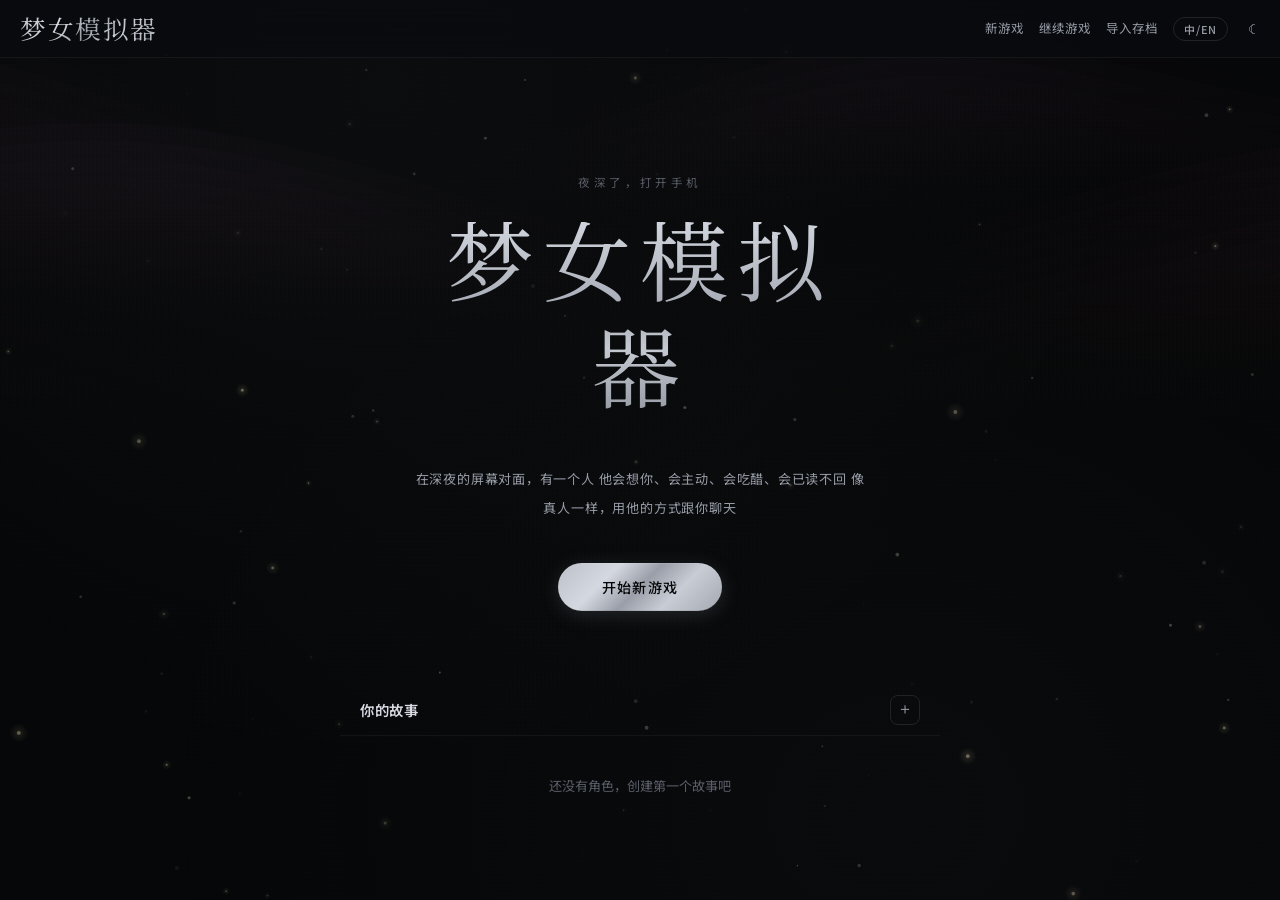
<file: docs/index.html>
<!DOCTYPE html>
<html lang="zh-CN">
<head>
  <meta charset="UTF-8">
  <meta name="viewport" content="width=device-width, initial-scale=1.0, user-scalable=no, viewport-fit=cover">
  <title>梦女模拟器</title>
  <meta name="description" content="一个他在意你、会主动找你、会吃醋、会已读不回的恋爱模拟游戏">
  <meta name="theme-color" content="#0a0e17" media="(prefers-color-scheme: dark)">
  <meta name="theme-color" content="#f2ede8" media="(prefers-color-scheme: light)">
  <meta name="apple-mobile-web-app-capable" content="yes">
  <meta name="apple-mobile-web-app-status-bar-style" content="black">
  <meta name="apple-mobile-web-app-title" content="梦女模拟器">
  <link rel="apple-touch-icon" href="icon-192.png">
  <link rel="manifest" href="manifest.json">
  <link rel="stylesheet" href="style.css">
</head>
<body>
  <canvas id="waterCanvas"></canvas>
  <div class="bg-overlay"></div>

  <!-- ====== 首页 ====== -->
  <div class="container" id="landingPage">
    <nav class="glass-nav">
      <span class="nav-logo">梦女模拟器</span>
      <div class="nav-links">
        <a href="#" id="navNewGame">新游戏</a>
        <a href="#" id="navContinue">继续游戏</a>
        <a href="#" id="navImport">导入存档</a>
        <button class="lang-toggle" id="langToggle1" aria-label="切换语言">中/EN</button>
        <button class="theme-toggle" id="themeToggle" aria-label="切换深浅模式">
          <span class="toggle-icon">☾</span>
        </button>
      </div>
    </nav>

    <section class="hero">
      <div class="glass-card hero-card">
        <p class="subtitle">夜深了，打开手机</p>
        <h1>梦女模拟器</h1>
        <p class="desc">
          在深夜的屏幕对面，有一个人<br>
          他会想你、会主动、会吃醋、会已读不回<br>
          像真人一样，用他的方式跟你聊天
        </p>
        <button class="btn-start" id="btnStartGame">开始新游戏</button>
      </div>
    </section>

    <section class="char-entries" id="charEntries">
      <div class="chat-list-header">
        <h2 class="entries-title">消息</h2>
        <button class="add-chat-btn" id="btnAddChat" title="新对话">＋</button>
      </div>
      <div class="chat-list" id="chatList">
        <!-- 由 game.js 动态渲染 -->
      </div>
      <div class="entries-empty hidden" id="entriesEmpty">
        <p>还没有对话，创建第一个故事吧</p>
      </div>
    </section>
  </div>

  <!-- ====== 角色创建 ====== -->
  <div class="game-container hidden" id="createScreen">
    <div class="glass-card create-card">
      <button class="create-back" id="btnCreateBack">← 返回</button>
      <p class="subtitle">创建一个新角色</p>
      <h2>这次想攻略谁？</h2>

      <div class="create-section">
        <label>你的昵称</label>
        <input type="text" class="glass-input" id="playerName" placeholder="输入你的名字…">
      </div>

      <div class="create-section">
        <label>你的性别</label>
        <div class="choice-grid" id="playerGender">
          <button class="glass-chip" data-value="女">女</button>
          <button class="glass-chip" data-value="男">男</button>
          <button class="glass-chip" data-value="非二元">非二元</button>
          <button class="glass-chip" data-value="跨性别女">跨性别女</button>
          <button class="glass-chip" data-value="跨性别男">跨性别男</button>
          <button class="glass-chip" data-value="双性">双性</button>
        </div>
      </div>

      <div class="create-section">
        <label>你的职业</label>
        <div class="choice-grid" id="playerJob">
          <button class="glass-chip" data-value="设计师">设计师</button>
          <button class="glass-chip" data-value="摄影师">摄影师</button>
          <button class="glass-chip" data-value="医生">医生</button>
          <button class="glass-chip" data-value="律师">律师</button>
          <button class="glass-chip" data-value="咖啡店店主">咖啡店店主</button>
          <button class="glass-chip" data-value="老师">老师</button>
          <button class="glass-chip" data-value="自由职业">自由职业</button>
          <button class="glass-chip" data-value="__custom__">✎ 自定义…</button>
        </div>
        <input type="text" class="glass-input hidden" id="playerJobCustom" placeholder="输入你的职业…" maxlength="20" style="margin-top:8px;">
      </div>

      <div class="create-section">
        <label>攻略对象名字</label>
        <input type="text" class="glass-input" id="targetNameInput" placeholder="自定义或留空随机生成…" maxlength="8">
      </div>

      <div class="create-section">
        <label>攻略对象性别</label>
        <div class="choice-grid" id="targetGender">
          <button class="glass-chip" data-value="男">男</button>
          <button class="glass-chip" data-value="女">女</button>
          <button class="glass-chip" data-value="非二元">非二元</button>
          <button class="glass-chip" data-value="跨性别男">跨性别男</button>
          <button class="glass-chip" data-value="跨性别女">跨性别女</button>
          <button class="glass-chip" data-value="双性">双性</button>
        </div>
      </div>

      <div class="create-section">
        <label>攻略对象职业</label>
        <div class="choice-grid" id="targetJob">
          <button class="glass-chip" data-value="医生">医生</button>
          <button class="glass-chip" data-value="警察">警察</button>
          <button class="glass-chip" data-value="律师">律师</button>
          <button class="glass-chip" data-value="咖啡店老板">咖啡店老板</button>
          <button class="glass-chip" data-value="总监">总监</button>
          <button class="glass-chip" data-value="大学老师">大学老师</button>
          <button class="glass-chip" data-value="程序员">程序员</button>
          <button class="glass-chip" data-value="__custom__">✎ 自定义…</button>
        </div>
        <input type="text" class="glass-input hidden" id="targetJobCustom" placeholder="输入攻略对象的职业…" maxlength="20" style="margin-top:8px;">
      </div>

      <div class="create-section">
        <label>攻略对象性格/人设（自定义，留空用默认）</label>
        <textarea class="glass-input persona-input" id="targetPersona" placeholder="例如：高冷毒舌但心软的外科医生，工作狂，不喜欢甜食，有一只猫叫年糕…" maxlength="300"></textarea>
      </div>

      <div class="create-section">
        <label>性偏好 / XP（可多选）</label>
        <div class="choice-grid multi-select" id="targetKinks">
          <button class="glass-chip" data-value="温柔系">温柔系</button>
          <button class="glass-chip" data-value="粗暴系">粗暴系</button>
          <button class="glass-chip" data-value="言语羞辱">言语羞辱</button>
          <button class="glass-chip" data-value="束缚">束缚</button>
          <button class="glass-chip" data-value="支配者">支配者</button>
          <button class="glass-chip" data-value="被支配">被支配</button>
          <button class="glass-chip" data-value="亲吻狂魔">亲吻狂魔</button>
          <button class="glass-chip" data-value="舔">舔</button>
          <button class="glass-chip" data-value="咬/印记">咬/印记</button>
          <button class="glass-chip" data-value="窒息">窒息</button>
          <button class="glass-chip" data-value="角色扮演">角色扮演</button>
          <button class="glass-chip" data-value="野外/车里">野外/车里</button>
          <button class="glass-chip" data-value="浴室">浴室</button>
          <button class="glass-chip" data-value="制服">制服</button>
          <button class="glass-chip" data-value="年上控">年上控</button>
          <button class="glass-chip" data-value="年下控">年下控</button>
          <button class="glass-chip" data-value="酒后">酒后</button>
          <button class="glass-chip" data-value="半推半就">半推半就</button>
          <button class="glass-chip" data-value="强制">强制</button>
          <button class="glass-chip" data-value="偷窥/偷拍">偷窥/偷拍</button>
          <button class="glass-chip" data-value="公开场合">公开场合</button>
          <button class="glass-chip" data-value="撒娇">撒娇</button>
          <button class="glass-chip" data-value="哭">哭</button>
          <button class="glass-chip" data-value="玩具">玩具</button>
        </div>
        <input type="text" class="glass-input" id="targetKinksCustom" placeholder="自定义 XP，用逗号分隔…" maxlength="200" style="margin-top:8px;">
      </div>

      <div class="create-section">
        <label>亲密推进风格</label>
        <div class="choice-grid style-grid" id="paceStyle">
          <button class="glass-chip" data-value="slow">慢热纯爱</button>
          <button class="glass-chip" data-value="moderate">情感为主</button>
          <button class="glass-chip" data-value="fast">纯欲刺激</button>
          <button class="glass-chip" data-value="heavy">重口模式</button>
        </div>
      </div>

      <div class="create-section">
        <label>角色音色（TTS 语音）</label>
        <div style="display:flex;gap:16px;flex-wrap:wrap;">
          <div style="flex:1;min-width:120px;">
            <span style="font-size:0.7rem;color:var(--text-dim);">音调 Pitch</span>
            <input type="range" id="voicePitch" min="0.5" max="2" step="0.05" value="1" style="width:100%;accent-color:var(--accent);">
            <span style="font-size:0.65rem;color:var(--text-dim);" id="voicePitchLabel">1.0（默认）</span>
          </div>
          <div style="flex:1;min-width:120px;">
            <span style="font-size:0.7rem;color:var(--text-dim);">语速 Rate</span>
            <input type="range" id="voiceRate" min="0.6" max="1.5" step="0.05" value="0.95" style="width:100%;accent-color:var(--accent);">
            <span style="font-size:0.65rem;color:var(--text-dim);" id="voiceRateLabel">0.95（正常）</span>
          </div>
        </div>
        <p style="font-size:0.62rem;color:var(--text-dim);margin-top:6px;">男角建议 Pitch 0.8-1.1、女角 1.1-1.5。语速低于 1 更自然。</p>
      </div>

      <button class="btn-start" id="btnConfirmCreate">确认 · 进入游戏</button>
    </div>
  </div>

  <!-- ====== 游戏主界面 ====== -->
  <div class="game-container hidden" id="gameScreen">
    <!-- 顶部栏 -->
    <div class="game-topbar glass-nav">
      <button class="icon-btn" id="btnBackHome" title="返回">←</button>

      <div class="char-selector" id="charSelector">
        <span class="char-selector-name" id="currentCharName">攻略对象</span>
        <span class="char-selector-arrow">▾</span>
        <div class="char-dropdown glass-card hidden" id="charDropdown"></div>
        <div class="char-tooltip hidden" id="charTooltip"></div>
      </div>

      <span class="week-label" id="weekLabel">第1周</span>
      <span class="time-label" id="timeLabel">周一 09:00</span>

      <div class="topbar-actions">
        <button class="icon-btn mode-btn" id="btnModeToggle" title="网聊/见面切换">📱</button>
        <button class="icon-btn" id="btnSearch" title="搜索聊天记录">🔍</button>
        <button class="icon-btn" id="btnCreateChar" title="创建新角色">＋</button>
        <button class="icon-btn" id="btnGroupChat" title="创建群聊">👥</button>
        <button class="icon-btn" id="btnExport" title="导出存档">📥</button>
        <button class="icon-btn" id="btnImport" title="导入存档">📤</button>
        <button class="icon-btn" id="btnSync" title="云端同步">🔄</button>
        <button class="icon-btn" id="btnSound" title="音效">🔔</button>
        <button class="icon-btn" id="btnSettings" title="API 设置">⚙</button>
        <button class="lang-toggle" id="langToggle2" aria-label="切换语言">中/EN</button>
        <button class="theme-toggle" id="themeToggle2"><span class="toggle-icon">☾</span></button>
        <input type="file" id="importFileInput" accept=".json" style="display:none">
      </div>
    </div>

    <!-- 搜索条 -->
    <div class="search-bar hidden" id="searchBar">
      <input type="text" class="glass-input" id="searchInput" placeholder="搜索聊天记录…">
      <span class="search-count" id="searchCount"></span>
      <button class="icon-btn" id="btnSearchClose">✕</button>
    </div>

    <div class="game-main">
      <!-- 聊天区 -->
      <div class="chat-area glass-card reveal-stagger" id="chatArea">
        <div class="chat-mode-badge" id="chatModeBadge">📱 网聊模式</div>
        <div class="chat-messages" id="chatMessages"><div class="chat-hint">故事即将开始…</div></div>
        <div class="chat-typing hidden" id="chatTyping">
          <span class="typing-label">对方正在输入…</span>
          <span class="typing-dot"></span><span class="typing-dot"></span><span class="typing-dot"></span>
        </div>
        <div class="chat-input-row">
          <button class="input-tool-btn" id="btnEmoji" title="表情">😊</button>
          <button class="input-tool-btn" id="btnImage" title="图片">🖼</button>
          <button class="input-tool-btn" id="btnVoice" title="语音">🎤</button>
          <textarea class="chat-input glass-input" id="chatInput" placeholder="输入消息…" rows="1"></textarea>
          <button class="btn-send" id="btnSend">发送</button>
          <input type="file" id="imageInput" accept="image/*" style="display:none">
        </div>
        <div class="emoji-picker hidden" id="emojiPicker"></div>
      </div>
    </div>

    <!-- 浮动数值面板(可收起) -->
    <div class="stats-float glass-card reveal-stagger" id="statsFloat">
      <div class="stats-float-header" id="statsFloatHeader">
        <span id="statsFloatName">攻略对象</span>
        <span class="stats-toggle-icon">▼</span>
      </div>
      <div class="stats-float-body" id="statsFloatBody">
        <div class="stat-mini mood-row"><span>心情</span><span class="mood-emoji" id="moodEmoji">😐</span></div>
        <div class="stat-mini energy-row"><span>精力</span><span class="energy-label" id="energyLabel">正常</span></div>
        <div class="stat-mini"><span>好感</span><div class="stat-bar"><div class="stat-fill" id="statFavor"></div></div></div>
        <div class="stat-mini"><span>熟悉</span><div class="stat-bar"><div class="stat-fill familiar" id="statFamiliar"></div></div></div>
        <div class="stat-mini"><span>心动</span><div class="stat-bar"><div class="stat-fill heart" id="statHeart"></div></div></div>
        <div class="stat-mini"><span>依赖</span><div class="stat-bar"><div class="stat-fill depend" id="statDepend"></div></div></div>
        <div class="stat-mini"><span>吃醋</span><div class="stat-bar"><div class="stat-fill jealous" id="statJealous"></div></div></div>
        <div class="stage-badge-mini" id="stageBadge">陌生</div>
        <div class="scenario-progress" id="scenarioProgress">🏆 剧情节点 0/10</div>
        <button class="btn-next-week" id="btnNextWeek">⏭ 下一周</button>
      </div>
    </div>
  </div>

  <!-- ====== API 设置弹窗 ====== -->
  <div class="modal-overlay hidden" id="apiModal">
    <div class="modal-card glass-card">
      <h3>API 设置</h3>
      <div class="create-section">
        <label>模型平台</label>
        <div class="choice-grid" id="apiProvider">
          <button class="glass-chip selected" data-value="deepseek">DeepSeek</button>
          <button class="glass-chip" data-value="grok">Grok</button>
          <button class="glass-chip" data-value="openai">OpenAI</button>
          <button class="glass-chip" data-value="gemini">Gemini</button>
          <button class="glass-chip" data-value="claude">Claude</button>
        </div>
      </div>
      <div class="create-section"><label>API Key</label><input type="password" class="glass-input" id="apiKey" placeholder="sk-…"></div>
      <div class="create-section"><label>API 地址（可选）</label><input type="text" class="glass-input" id="apiBase" placeholder="默认地址"></div>
      <div class="create-section"><label>模型名称（可选）</label><input type="text" class="glass-input" id="apiModel" placeholder="默认模型"></div>
      <div class="create-section"><label>云同步 · Supabase URL</label><input type="text" class="glass-input" id="supabaseUrl" placeholder="https://xxxxx.supabase.co"></div>
      <div class="create-section"><label>云同步 · Supabase Key</label><input type="password" class="glass-input" id="supabaseKey" placeholder="anon key…"></div>
      <div class="modal-buttons">
        <button class="choice-btn" id="btnTestApi">测试连接</button>
        <button class="btn-start" id="btnSaveApi">保存设置</button>
      </div>
      <p class="api-status" id="apiStatus"></p>
    </div>
  </div>

  <!-- ====== 群聊创建弹窗 ====== -->
  <div class="modal-overlay hidden" id="groupModal">
    <div class="modal-card glass-card">
      <h3>创建群聊</h3>
      <p class="modal-desc">选择要拉入群聊的角色</p>
      <div class="group-char-list" id="groupCharList"></div>
      <button class="btn-start" id="btnCreateGroup">创建群聊</button>
    </div>
  </div>

  <script src="script.js?v=6"></script>
  <script src="sounds.js?v=1"></script>
  <script src="lang.js?v=1"></script>
  <script src="game.js?v=7"></script>
  <script>
    if ('serviceWorker' in navigator) {
      navigator.serviceWorker.register('sw.js').catch(function(){});
    }
  </script>
</body>
</html>
</file>
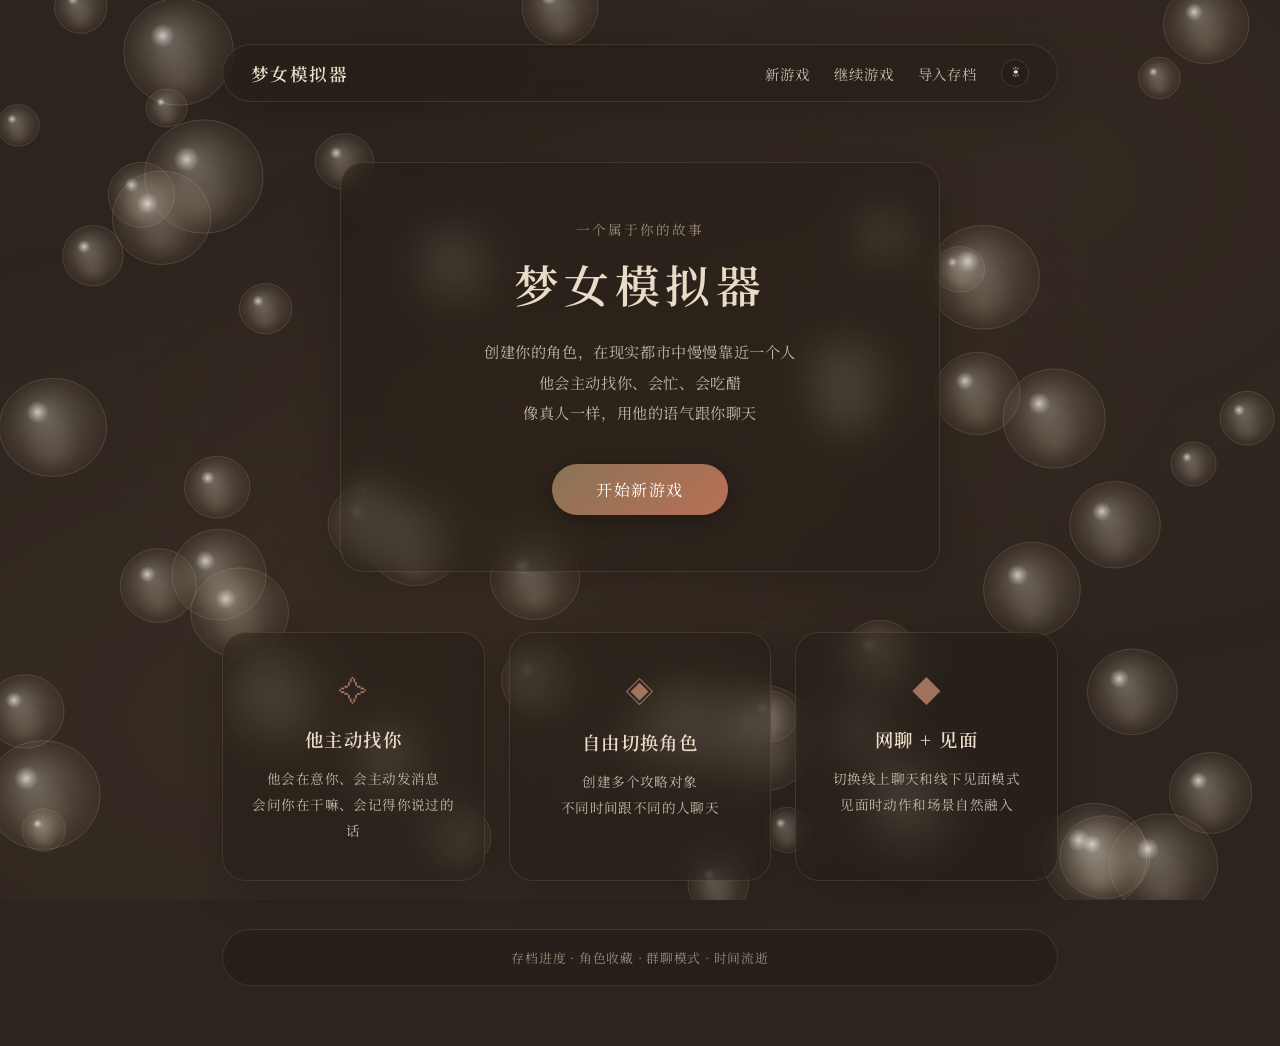
<file: simulator-site/index.html>
<!DOCTYPE html>
<html lang="zh-CN">
<head>
  <meta charset="UTF-8">
  <meta name="viewport" content="width=device-width, initial-scale=1.0, user-scalable=no">
  <title>梦女模拟器</title>
  <link rel="stylesheet" href="style.css">
</head>
<body>
  <canvas id="waterCanvas"></canvas>
  <div class="bg-overlay"></div>

  <!-- ====== 首页 ====== -->
  <div class="container" id="landingPage">
    <nav class="glass-nav">
      <span class="nav-logo">梦女模拟器</span>
      <div class="nav-links">
        <a href="#" id="navNewGame">新游戏</a>
        <a href="#" id="navContinue">继续游戏</a>
        <a href="#" id="navImport">导入存档</a>
        <button class="theme-toggle" id="themeToggle" aria-label="切换深浅模式">
          <span class="toggle-icon">☾</span>
        </button>
      </div>
    </nav>

    <section class="hero">
      <div class="glass-card hero-card">
        <p class="subtitle">一个属于你的故事</p>
        <h1>梦女模拟器</h1>
        <p class="desc">
          创建你的角色，在现实都市中慢慢靠近一个人<br>
          他会主动找你、会忙、会吃醋<br>
          像真人一样，用他的语气跟你聊天
        </p>
        <button class="btn-start" id="btnStartGame">开始新游戏</button>
      </div>
    </section>

    <section class="features">
      <div class="glass-card feature-card"><div class="card-icon">✧</div><h3>他主动找你</h3><p>他会在意你、会主动发消息<br>会问你在干嘛、会记得你说过的话</p></div>
      <div class="glass-card feature-card"><div class="card-icon">◈</div><h3>自由切换角色</h3><p>创建多个攻略对象<br>不同时间跟不同的人聊天</p></div>
      <div class="glass-card feature-card"><div class="card-icon">◆</div><h3>网聊 + 见面</h3><p>切换线上聊天和线下见面模式<br>见面时动作和场景自然融入</p></div>
    </section>

    <footer class="glass-footer">
      <p>存档进度 · 角色收藏 · 群聊模式 · 时间流逝</p>
    </footer>
  </div>

  <!-- ====== 角色创建 ====== -->
  <div class="game-container hidden" id="createScreen">
    <div class="glass-card create-card">
      <button class="create-back" id="btnCreateBack">← 返回</button>
      <p class="subtitle">创建一个新角色</p>
      <h2>这次想攻略谁？</h2>

      <div class="create-section">
        <label>你的昵称</label>
        <input type="text" class="glass-input" id="playerName" placeholder="输入你的名字…">
      </div>

      <div class="create-section">
        <label>你的性别</label>
        <div class="choice-grid" id="playerGender">
          <button class="glass-chip" data-value="女">女</button>
          <button class="glass-chip" data-value="男">男</button>
          <button class="glass-chip" data-value="非二元">非二元</button>
          <button class="glass-chip" data-value="跨性别女">跨性别女</button>
          <button class="glass-chip" data-value="跨性别男">跨性别男</button>
          <button class="glass-chip" data-value="双性">双性</button>
        </div>
      </div>

      <div class="create-section">
        <label>你的职业</label>
        <div class="choice-grid" id="playerJob">
          <button class="glass-chip" data-value="设计师">设计师</button>
          <button class="glass-chip" data-value="摄影师">摄影师</button>
          <button class="glass-chip" data-value="医生">医生</button>
          <button class="glass-chip" data-value="律师">律师</button>
          <button class="glass-chip" data-value="咖啡店店主">咖啡店店主</button>
          <button class="glass-chip" data-value="老师">老师</button>
          <button class="glass-chip" data-value="自由职业">自由职业</button>
          <button class="glass-chip" data-value="__custom__">✎ 自定义…</button>
        </div>
        <input type="text" class="glass-input hidden" id="playerJobCustom" placeholder="输入你的职业…" maxlength="20" style="margin-top:8px;">
      </div>

      <div class="create-section">
        <label>攻略对象名字</label>
        <input type="text" class="glass-input" id="targetNameInput" placeholder="自定义或留空随机生成…" maxlength="8">
      </div>

      <div class="create-section">
        <label>攻略对象性别</label>
        <div class="choice-grid" id="targetGender">
          <button class="glass-chip" data-value="男">男</button>
          <button class="glass-chip" data-value="女">女</button>
          <button class="glass-chip" data-value="非二元">非二元</button>
          <button class="glass-chip" data-value="跨性别男">跨性别男</button>
          <button class="glass-chip" data-value="跨性别女">跨性别女</button>
          <button class="glass-chip" data-value="双性">双性</button>
        </div>
      </div>

      <div class="create-section">
        <label>攻略对象职业</label>
        <div class="choice-grid" id="targetJob">
          <button class="glass-chip" data-value="医生">医生</button>
          <button class="glass-chip" data-value="警察">警察</button>
          <button class="glass-chip" data-value="律师">律师</button>
          <button class="glass-chip" data-value="咖啡店老板">咖啡店老板</button>
          <button class="glass-chip" data-value="总监">总监</button>
          <button class="glass-chip" data-value="大学老师">大学老师</button>
          <button class="glass-chip" data-value="程序员">程序员</button>
          <button class="glass-chip" data-value="__custom__">✎ 自定义…</button>
        </div>
        <input type="text" class="glass-input hidden" id="targetJobCustom" placeholder="输入攻略对象的职业…" maxlength="20" style="margin-top:8px;">
      </div>

      <div class="create-section">
        <label>攻略对象性格/人设（自定义，留空用默认）</label>
        <textarea class="glass-input persona-input" id="targetPersona" placeholder="例如：高冷毒舌但心软的外科医生，工作狂，不喜欢甜食，有一只猫叫年糕…" maxlength="300"></textarea>
      </div>

      <div class="create-section">
        <label>性偏好 / XP（可多选）</label>
        <div class="choice-grid multi-select" id="targetKinks">
          <button class="glass-chip" data-value="温柔系">温柔系</button>
          <button class="glass-chip" data-value="粗暴系">粗暴系</button>
          <button class="glass-chip" data-value="言语羞辱">言语羞辱</button>
          <button class="glass-chip" data-value="束缚">束缚</button>
          <button class="glass-chip" data-value="支配者">支配者</button>
          <button class="glass-chip" data-value="被支配">被支配</button>
          <button class="glass-chip" data-value="亲吻狂魔">亲吻狂魔</button>
          <button class="glass-chip" data-value="舔">舔</button>
          <button class="glass-chip" data-value="咬/印记">咬/印记</button>
          <button class="glass-chip" data-value="窒息">窒息</button>
          <button class="glass-chip" data-value="角色扮演">角色扮演</button>
          <button class="glass-chip" data-value="野外/车里">野外/车里</button>
          <button class="glass-chip" data-value="浴室">浴室</button>
          <button class="glass-chip" data-value="制服">制服</button>
          <button class="glass-chip" data-value="年上控">年上控</button>
          <button class="glass-chip" data-value="年下控">年下控</button>
          <button class="glass-chip" data-value="酒后">酒后</button>
          <button class="glass-chip" data-value="半推半就">半推半就</button>
          <button class="glass-chip" data-value="强制">强制</button>
          <button class="glass-chip" data-value="偷窥/偷拍">偷窥/偷拍</button>
          <button class="glass-chip" data-value="公开场合">公开场合</button>
          <button class="glass-chip" data-value="撒娇">撒娇</button>
          <button class="glass-chip" data-value="哭">哭</button>
          <button class="glass-chip" data-value="玩具">玩具</button>
        </div>
        <input type="text" class="glass-input" id="targetKinksCustom" placeholder="自定义 XP，用逗号分隔…" maxlength="200" style="margin-top:8px;">
      </div>

      <div class="create-section">
        <label>亲密推进风格</label>
        <div class="choice-grid style-grid" id="paceStyle">
          <button class="glass-chip" data-value="slow">慢热纯爱</button>
          <button class="glass-chip" data-value="moderate">情感为主</button>
          <button class="glass-chip" data-value="fast">纯欲刺激</button>
          <button class="glass-chip" data-value="heavy">重口模式</button>
        </div>
      </div>

      <button class="btn-start" id="btnConfirmCreate">确认 · 进入游戏</button>
    </div>
  </div>

  <!-- ====== 游戏主界面 ====== -->
  <div class="game-container hidden" id="gameScreen">
    <!-- 顶部栏 -->
    <div class="game-topbar glass-nav">
      <button class="icon-btn" id="btnBackHome" title="返回">←</button>

      <div class="char-selector" id="charSelector">
        <span class="char-selector-name" id="currentCharName">攻略对象</span>
        <span class="char-selector-arrow">▾</span>
        <div class="char-dropdown glass-card hidden" id="charDropdown"></div>
        <div class="char-tooltip hidden" id="charTooltip"></div>
      </div>

      <span class="week-label" id="weekLabel">第1周</span>
      <span class="time-label" id="timeLabel">周一 09:00</span>

      <div class="topbar-actions">
        <button class="icon-btn mode-btn" id="btnModeToggle" title="网聊/见面切换">📱</button>
        <button class="icon-btn" id="btnSearch" title="搜索聊天记录">🔍</button>
        <button class="icon-btn" id="btnCreateChar" title="创建新角色">＋</button>
        <button class="icon-btn" id="btnGroupChat" title="创建群聊">👥</button>
        <button class="icon-btn" id="btnExport" title="导出存档">📥</button>
        <button class="icon-btn" id="btnImport" title="导入存档">📤</button>
        <button class="icon-btn" id="btnSync" title="云端同步">🔄</button>
        <button class="icon-btn" id="btnSettings" title="API 设置">⚙</button>
        <button class="theme-toggle" id="themeToggle2"><span class="toggle-icon">☾</span></button>
        <input type="file" id="importFileInput" accept=".json" style="display:none">
      </div>
    </div>

    <!-- 搜索条 -->
    <div class="search-bar hidden" id="searchBar">
      <input type="text" class="glass-input" id="searchInput" placeholder="搜索聊天记录…">
      <span class="search-count" id="searchCount"></span>
      <button class="icon-btn" id="btnSearchClose">✕</button>
    </div>

    <div class="game-main">
      <!-- 聊天区 -->
      <div class="chat-area glass-card" id="chatArea">
        <div class="chat-mode-badge" id="chatModeBadge">📱 网聊模式</div>
        <div class="chat-messages" id="chatMessages"><div class="chat-hint">故事即将开始…</div></div>
        <div class="chat-typing hidden" id="chatTyping">
          <span class="typing-label">对方正在输入…</span>
          <span class="typing-dot"></span><span class="typing-dot"></span><span class="typing-dot"></span>
        </div>
        <div class="chat-input-row">
          <button class="input-tool-btn" id="btnEmoji" title="表情">😊</button>
          <button class="input-tool-btn" id="btnImage" title="图片">🖼</button>
          <button class="input-tool-btn" id="btnVoice" title="语音">🎤</button>
          <textarea class="chat-input glass-input" id="chatInput" placeholder="输入消息…" rows="1"></textarea>
          <button class="btn-send" id="btnSend">发送</button>
          <input type="file" id="imageInput" accept="image/*" style="display:none">
        </div>
        <div class="emoji-picker hidden" id="emojiPicker"></div>
      </div>
    </div>

    <!-- 浮动数值面板(可收起) -->
    <div class="stats-float glass-card" id="statsFloat">
      <div class="stats-float-header" id="statsFloatHeader">
        <span id="statsFloatName">攻略对象</span>
        <span class="stats-toggle-icon">▼</span>
      </div>
      <div class="stats-float-body" id="statsFloatBody">
        <div class="stat-mini"><span>好感</span><div class="stat-bar"><div class="stat-fill" id="statFavor"></div></div></div>
        <div class="stat-mini"><span>熟悉</span><div class="stat-bar"><div class="stat-fill familiar" id="statFamiliar"></div></div></div>
        <div class="stat-mini"><span>心动</span><div class="stat-bar"><div class="stat-fill heart" id="statHeart"></div></div></div>
        <div class="stat-mini"><span>依赖</span><div class="stat-bar"><div class="stat-fill depend" id="statDepend"></div></div></div>
        <div class="stat-mini"><span>吃醋</span><div class="stat-bar"><div class="stat-fill jealous" id="statJealous"></div></div></div>
        <div class="stage-badge-mini" id="stageBadge">陌生</div>
        <div class="scenario-progress" id="scenarioProgress">🏆 剧情节点 0/10</div>
        <button class="btn-next-week" id="btnNextWeek">⏭ 下一周</button>
      </div>
    </div>
  </div>

  <!-- ====== API 设置弹窗 ====== -->
  <div class="modal-overlay hidden" id="apiModal">
    <div class="modal-card glass-card">
      <h3>API 设置</h3>
      <div class="create-section">
        <label>模型平台</label>
        <div class="choice-grid" id="apiProvider">
          <button class="glass-chip selected" data-value="deepseek">DeepSeek</button>
          <button class="glass-chip" data-value="openai">OpenAI</button>
          <button class="glass-chip" data-value="gemini">Gemini</button>
          <button class="glass-chip" data-value="claude">Claude</button>
        </div>
      </div>
      <div class="create-section"><label>API Key</label><input type="password" class="glass-input" id="apiKey" placeholder="sk-…"></div>
      <div class="create-section"><label>API 地址（可选）</label><input type="text" class="glass-input" id="apiBase" placeholder="默认地址"></div>
      <div class="create-section"><label>模型名称（可选）</label><input type="text" class="glass-input" id="apiModel" placeholder="默认模型"></div>
      <div class="modal-buttons">
        <button class="choice-btn" id="btnTestApi">测试连接</button>
        <button class="btn-start" id="btnSaveApi">保存设置</button>
      </div>
      <p class="api-status" id="apiStatus"></p>
    </div>
  </div>

  <!-- ====== 群聊创建弹窗 ====== -->
  <div class="modal-overlay hidden" id="groupModal">
    <div class="modal-card glass-card">
      <h3>创建群聊</h3>
      <p class="modal-desc">选择要拉入群聊的角色</p>
      <div class="group-char-list" id="groupCharList"></div>
      <button class="btn-start" id="btnCreateGroup">创建群聊</button>
    </div>
  </div>

  <script src="script.js?v=7"></script>
  <script src="game.js?v=7"></script>
</body>
</html>
</file>
<file: docs/style.css>
/* === 梦女模拟器 — 黑银金属主题 === */
@import url('https://fonts.googleapis.com/css2?family=Tangerine:wght@400;700&family=Noto+Sans+SC:wght@300;400;500&family=Noto+Serif+SC:wght@400;600;700&display=swap');

:root {
  --bg-deep: #060708;
  --bg-surface: #0e1014;
  --bg-card: rgba(16, 18, 24, 0.82);
  --bg-card-hover: rgba(22, 25, 32, 0.90);
  --border-subtle: rgba(255, 255, 255, 0.05);
  --border-strong: rgba(255, 255, 255, 0.10);
  --text-primary: #d8dbe3;
  --text-secondary: #969ba6;
  --text-dim: #5a5e68;
  --accent: #b0b5c0;
  --accent-soft: #c8ccd4;
  --accent-glow: rgba(180, 185, 195, 0.20);
  --metal-silver: #c0c5ce;
  --metal-light: #dde1e8;
  --metal-dark: #6e727b;
  --metal-gradient: linear-gradient(135deg, #bcc0c8, #d4d8e0 30%, #9a9ea8 50%, #c8ccd4 70%, #a4a8b2);
  --metal-gradient-v: linear-gradient(180deg, #d0d4dc, #a8acb6 40%, #c4c8d0 60%, #888c94);
  --self-bubble: linear-gradient(135deg, #3a3f48 0%, #4a505a 100%);
  --self-bubble-text: #e8eaef;
  --target-bubble: rgba(22, 25, 33, 0.92);
  --target-bubble-border: rgba(255, 255, 255, 0.07);
  --radius-sm: 10px;
  --radius-md: 16px;
  --radius-lg: 20px;
  --radius-xl: 50px;
  --font-display: 'Tangerine', 'Noto Serif SC', serif;
  --font-body: 'Noto Sans SC', 'PingFang SC', 'Microsoft YaHei', sans-serif;
  --font-serif: 'Noto Serif SC', serif;
  --transition: 0.3s cubic-bezier(0.4, 0, 0.2, 1);
}

* { margin: 0; padding: 0; box-sizing: border-box; }

body {
  font-family: var(--font-body);
  color: var(--text-primary);
  background: var(--bg-deep);
  min-height: 100vh;
  min-height: 100dvh;
  overflow-x: hidden;
  -webkit-font-smoothing: antialiased;
  -moz-osx-font-smoothing: grayscale;
}

/* === 背景画布 === */
#waterCanvas {
  position: fixed;
  top: 0; left: 0;
  width: 100%; height: 100%;
  z-index: 0;
  pointer-events: none;
  opacity: 0.5;
}

.bg-overlay {
  position: fixed;
  top: 0; left: 0; width: 100%; height: 100%;
  z-index: 1; pointer-events: none;
  background:
    radial-gradient(ellipse at 30% 10%, rgba(160,170,190,0.04) 0%, transparent 60%),
    radial-gradient(ellipse at 70% 90%, rgba(140,150,170,0.03) 0%, transparent 60%);
}

/* === 金属纹理背景 === */
body::before {
  content: '';
  position: fixed; top: 0; left: 0; width: 100%; height: 100%;
  z-index: 0; pointer-events: none;
  background:
    repeating-linear-gradient(0deg, transparent, transparent 2px, rgba(255,255,255,0.003) 2px, rgba(255,255,255,0.003) 4px),
    repeating-linear-gradient(90deg, transparent, transparent 2px, rgba(255,255,255,0.002) 2px, rgba(255,255,255,0.002) 4px);
  opacity: 0.6;
}

.container { position: relative; z-index: 2; }
.game-container { position: relative; z-index: 2; padding: 6px 8px 16px; }

/* === 导航 === */
.glass-nav {
  display: flex; align-items: center; justify-content: space-between;
  padding: 10px 20px;
  background: rgba(10, 11, 15, 0.75);
  backdrop-filter: blur(20px); -webkit-backdrop-filter: blur(20px);
  border-bottom: 1px solid var(--border-subtle);
  position: sticky; top: 0; z-index: 20;
}
.nav-logo {
  font-family: var(--font-display);
  font-size: 1.6rem;
  background: var(--metal-gradient);
  -webkit-background-clip: text; -webkit-text-fill-color: transparent;
  background-clip: text;
  letter-spacing: 0.06em;
}
.nav-links { display: flex; align-items: center; gap: 16px; }
.nav-links a {
  font-size: 0.78rem; color: var(--text-secondary);
  text-decoration: none; letter-spacing: 0.06em;
  transition: all var(--transition);
  padding: 4px 0;
  border-bottom: 1px solid transparent;
}
.nav-links a:hover { color: var(--text-primary); border-bottom-color: var(--accent); }

/* === 玻璃卡片 === */
.glass-card {
  background: var(--bg-card);
  backdrop-filter: blur(24px); -webkit-backdrop-filter: blur(24px);
  border: 1px solid var(--border-subtle);
  border-radius: var(--radius-lg);
  transition: all var(--transition);
}
.glass-card:hover { background: var(--bg-card-hover); border-color: var(--border-strong); }

/* === 首页 — 花体字 === */
.hero { padding: 60px 0 20px; text-align: center; }
.hero-card {
  max-width: 520px; margin: 0 auto; padding: 56px 32px 48px;
  background: transparent;
  backdrop-filter: none; -webkit-backdrop-filter: none;
  border: none;
}
.hero-card:hover { background: transparent; }
.hero-card .subtitle {
  font-size: 0.72rem; color: var(--text-dim);
  letter-spacing: 0.3em; text-transform: uppercase; margin-bottom: 32px;
}
.hero-card h1 {
  font-family: var(--font-display);
  font-size: 5.5rem; font-weight: 400;
  background: var(--metal-gradient-v);
  -webkit-background-clip: text; -webkit-text-fill-color: transparent;
  background-clip: text;
  letter-spacing: 0.1em;
  line-height: 1.2;
  margin-bottom: 32px;
  opacity: 0;
  transform: translateY(16px);
  animation: flourishReveal 1.4s cubic-bezier(0.22, 0.61, 0.36, 1) 0.2s forwards;
}
@keyframes flourishReveal {
  0% { opacity: 0; transform: translateY(20px); filter: blur(6px); letter-spacing: 0.4em; }
  100% { opacity: 1; transform: translateY(0); filter: blur(0); letter-spacing: 0.1em; }
}
.hero-card .desc {
  font-size: 0.82rem; color: var(--text-secondary);
  line-height: 2.2; letter-spacing: 0.06em; margin-bottom: 40px;
  opacity: 0; animation: fadeIn 0.8s ease-out 0.6s forwards;
}
@keyframes fadeIn {
  from { opacity: 0; transform: translateY(8px); }
  to { opacity: 1; transform: translateY(0); }
}

/* === 按钮 === */
.btn-start {
  display: inline-block; padding: 14px 44px;
  font-family: var(--font-body); font-size: 0.88rem; font-weight: 500;
  color: var(--bg-deep);
  background: var(--metal-gradient);
  border: none; border-radius: var(--radius-xl);
  letter-spacing: 0.08em; cursor: pointer;
  transition: all var(--transition);
  box-shadow:
    0 0.5px 0.5px 0 rgba(255,255,255,0.20) inset,
    0 -0.5px 0.5px 0 rgba(0,0,0,0.15) inset,
    0 4px 20px rgba(160,165,175,0.18);
}
.btn-start:hover {
  transform: translateY(-2px);
  box-shadow:
    0 0.5px 0.5px 0 rgba(255,255,255,0.28) inset,
    0 -0.5px 0.5px 0 rgba(0,0,0,0.12) inset,
    0 8px 32px rgba(170,175,185,0.25);
}
.btn-start:active { transform: scale(0.96); }

/* === 聊天列表（微信风格） === */
.char-entries {
  margin-top: 16px; padding: 0;
  max-width: 600px; margin-left: auto; margin-right: auto;
}
.chat-list-header {
  display: flex; align-items: center; justify-content: space-between;
  padding: 0 20px 10px;
  border-bottom: 1px solid var(--border-subtle);
  margin-bottom: 0;
}
.entries-title {
  font-family: var(--font-body);
  font-size: 0.9rem; font-weight: 600;
  color: var(--text-primary);
  letter-spacing: 0.04em;
}
.add-chat-btn {
  width: 30px; height: 30px; display: flex; align-items: center; justify-content: center;
  background: transparent; border: 1px solid var(--border-strong);
  border-radius: 8px; color: var(--text-secondary); font-size: 1rem;
  cursor: pointer; transition: all var(--transition);
}
.add-chat-btn:hover { color: var(--text-primary); border-color: var(--accent); }

.chat-list {
  display: flex; flex-direction: column;
}
.entries-empty { text-align: center; padding: 40px; color: var(--text-dim); font-size: 0.82rem; }

/* 单个聊天条目 */
.chat-item {
  display: flex; align-items: center; gap: 12px;
  padding: 14px 20px; cursor: pointer;
  border-bottom: 1px solid var(--border-subtle);
  transition: background 0.2s;
  position: relative;
}
.chat-item:hover { background: rgba(255,255,255,0.02); }
.chat-item:active { background: rgba(255,255,255,0.04); }

.chat-item-avatar {
  width: 48px; height: 48px; border-radius: 8px;
  display: flex; align-items: center; justify-content: center;
  font-size: 1.6rem; flex-shrink: 0;
  background: rgba(255,255,255,0.04);
}
.chat-item-avatar.group { font-size: 1.2rem; background: rgba(255,255,255,0.06); }

.chat-item-body {
  flex: 1; min-width: 0;
}
.chat-item-top {
  display: flex; justify-content: space-between; align-items: baseline;
  margin-bottom: 4px;
}
.chat-item-name {
  font-size: 0.88rem; font-weight: 500; color: var(--text-primary);
  overflow: hidden; text-overflow: ellipsis; white-space: nowrap;
}
.chat-item-time {
  font-size: 0.65rem; color: var(--text-dim); flex-shrink: 0; margin-left: 8px;
}
.chat-item-preview {
  font-size: 0.76rem; color: var(--text-dim);
  overflow: hidden; text-overflow: ellipsis; white-space: nowrap;
  max-width: 100%;
}

/* 未读红点 */
.unread-dot {
  position: absolute; top: 18px; right: 18px;
  width: 9px; height: 9px;
  background: #e84040; border-radius: 50%;
  box-shadow: 0 0 6px rgba(232, 64, 64, 0.5);
  z-index: 5;
  animation: unreadPulse 2s ease-in-out infinite;
}
@keyframes unreadPulse {
  0%, 100% { box-shadow: 0 0 6px rgba(232, 64, 64, 0.5); }
  50% { box-shadow: 0 0 14px rgba(232, 64, 64, 0.8); }
}

/* 群聊徽标 */
.chat-item-badge {
  display: inline-block; padding: 1px 6px;
  font-size: 0.6rem; color: var(--accent);
  border: 1px solid var(--border-strong); border-radius: var(--radius-xl);
  margin-left: 6px;
}

/* === 创建页 === */
.create-card {
  max-width: 560px; margin: 32px auto; padding: 48px 40px; position: relative;
}
.create-back {
  position: absolute; top: 16px; left: 16px;
  padding: 6px 16px; font-size: 0.78rem; color: var(--text-secondary);
  background: transparent; border: 1px solid var(--border-strong);
  border-radius: var(--radius-xl); cursor: pointer; letter-spacing: 0.04em;
  transition: all var(--transition);
}
.create-back:hover { color: var(--text-primary); border-color: var(--accent); }
.create-card h2 {
  font-family: var(--font-serif); font-size: 1.6rem; font-weight: 600;
  color: var(--text-primary); letter-spacing: 0.1em; margin-bottom: 36px; text-align: center;
}
.create-section { margin-bottom: 26px; }
.create-section label {
  display: block; font-size: 0.8rem; color: var(--text-dim);
  letter-spacing: 0.08em; margin-bottom: 12px;
}
.choice-grid { display: flex; flex-wrap: wrap; gap: 8px; }

/* === Chips（金属版） === */
.glass-chip {
  padding: 9px 18px; font-family: var(--font-body); font-size: 0.8rem;
  color: var(--text-secondary); background: transparent;
  border: 1px solid var(--border-strong); border-radius: var(--radius-xl);
  cursor: pointer; transition: all var(--transition); letter-spacing: 0.04em;
  box-shadow:
    0 0.5px 0.5px 0 rgba(255,255,255,0.06) inset,
    0 -0.5px 0.5px 0 rgba(0,0,0,0.08) inset;
}
.glass-chip:hover {
  color: var(--text-primary); border-color: var(--accent);
  box-shadow:
    0 0.5px 0.5px 0 rgba(255,255,255,0.12) inset,
    0 -0.5px 0.5px 0 rgba(0,0,0,0.06) inset,
    0 2px 8px rgba(160,165,175,0.12);
}
.glass-chip.selected {
  background: linear-gradient(135deg, rgba(180,185,195,0.12), rgba(140,145,155,0.08));
  border-color: var(--accent); color: var(--metal-light); font-weight: 500;
  box-shadow:
    0 0.5px 0.5px 0 rgba(255,255,255,0.10) inset,
    0 0 12px rgba(170,175,185,0.10);
}

/* === 输入框 === */
.glass-input {
  width: 100%; padding: 12px 16px; font-family: var(--font-body); font-size: 0.85rem;
  color: var(--text-primary); background: rgba(14, 16, 22, 0.5);
  border: 1px solid var(--border-strong); border-radius: var(--radius-sm);
  outline: none; transition: all var(--transition); resize: none;
}
.glass-input:focus {
  border-color: var(--accent);
  box-shadow: 0 0 0 3px rgba(170,175,185,0.08);
  background: rgba(20, 22, 28, 0.8);
}
.glass-input::placeholder { color: var(--text-dim); }
.persona-input { min-height: 80px; }

/* === 快捷选择网格 === */
.choice-grid { display: flex; flex-wrap: wrap; gap: 8px; }
.style-grid .glass-chip { padding: 11px 20px; }

/* === 游戏主界面 === */
.game-main { max-width: 720px; margin: 0 auto; }

/* === 顶栏 === */
.game-topbar {
  display: flex; align-items: center; gap: 6px;
  padding: 8px 10px; flex-wrap: nowrap;
  overflow-x: auto;
  background: rgba(10,11,15,0.8); backdrop-filter: blur(16px);
  position: sticky; top: 0; z-index: 20;
  border-bottom: 1px solid var(--border-subtle);
}
.topbar-actions { display: flex; align-items: center; gap: 3px; margin-left: auto; }

.icon-btn {
  width: 30px; height: 30px; display: flex; align-items: center; justify-content: center;
  background: transparent; border: 1px solid transparent; border-radius: 8px;
  color: var(--text-secondary); font-size: 0.82rem; cursor: pointer;
  transition: all var(--transition);
  box-shadow: 0 0.5px 0.5px 0 rgba(255,255,255,0.04) inset;
}
.icon-btn:hover {
  border-color: var(--border-strong); color: var(--text-primary);
  box-shadow: 0 0.5px 0.5px 0 rgba(255,255,255,0.08) inset, 0 2px 8px rgba(160,165,175,0.08);
}

.char-selector { position: relative; display: flex; align-items: center; gap: 4px; cursor: pointer; padding: 4px 8px; border-radius: 8px; }
.char-selector:hover { background: rgba(255,255,255,0.03); }
.char-selector-name { font-size: 0.82rem; color: var(--text-primary); max-width: 80px; overflow: hidden; text-overflow: ellipsis; white-space: nowrap; font-weight: 500; }
.char-selector-arrow { font-size: 0.6rem; color: var(--text-dim); }
.char-dropdown {
  position: absolute; top: 100%; left: 0; min-width: 160px;
  padding: 8px; z-index: 30;
}
.char-dropdown-item {
  padding: 8px 12px; border-radius: 8px; cursor: pointer; font-size: 0.8rem;
  color: var(--text-secondary); white-space: nowrap; transition: all var(--transition);
}
.char-dropdown-item:hover { background: rgba(255,255,255,0.05); color: var(--text-primary); }

.week-label, .time-label { font-size: 0.75rem; color: var(--text-dim); white-space: nowrap; }
.theme-toggle { background: none; border: none; cursor: pointer; color: var(--text-dim); font-size: 1rem; padding: 4px; transition: all var(--transition); }
.theme-toggle:hover { color: var(--text-primary); }

.lang-toggle {
  background: transparent; border: 1px solid var(--border-strong);
  border-radius: var(--radius-xl); cursor: pointer;
  color: var(--text-secondary); font-size: 0.68rem; font-weight: 500;
  padding: 3px 10px; letter-spacing: 0.06em;
  transition: all var(--transition);
  font-family: var(--font-body);
}
.lang-toggle:hover { color: var(--text-primary); border-color: var(--accent); }

/* === 搜索条 === */
.search-bar {
  display: flex; align-items: center; gap: 8px;
  padding: 8px 12px; background: rgba(14,16,22,0.6);
  border-bottom: 1px solid var(--border-subtle);
}
.search-bar .glass-input { width: auto; flex: 1; }
.search-count { font-size: 0.72rem; color: var(--text-dim); }

/* === 聊天区（金属玻璃质感） === */
.chat-area {
  position: relative; display: flex; flex-direction: column;
  height: calc(100dvh - 130px); max-height: 640px; min-height: 400px;
  background: rgba(10,11,16,0.82);
  backdrop-filter: blur(28px); -webkit-backdrop-filter: blur(28px);
  border: 1px solid rgba(255,255,255,0.06);
  border-radius: var(--radius-lg);
  overflow: hidden;
  box-shadow:
    0 1px 0 0 rgba(255,255,255,0.04) inset,
    0 8px 40px rgba(0,0,0,0.4);
}
.chat-mode-badge {
  position: absolute; top: 10px; left: 50%; transform: translateX(-50%);
  padding: 3px 14px; font-size: 0.7rem; color: var(--text-dim);
  background: rgba(14,16,22,0.7); border: 1px solid var(--border-subtle);
  border-radius: var(--radius-xl); z-index: 5; letter-spacing: 0.06em;
}
.chat-messages {
  flex: 1; overflow-y: auto; padding: 40px 14px 6px;
  display: flex; flex-direction: column; gap: 6px;
}
.chat-messages::-webkit-scrollbar { width: 3px; }
.chat-messages::-webkit-scrollbar-thumb { background: rgba(255,255,255,0.06); border-radius: 4px; }

/* === 消息气泡 — 微信风格 === */
.chat-msg {
  max-width: 78%; animation: msgReveal 0.3s cubic-bezier(0.22, 0.61, 0.36, 1) both;
}
@keyframes msgReveal {
  from { opacity: 0; transform: translateY(8px); }
  to { opacity: 1; transform: translateY(0); }
}
.chat-msg.target { align-self: flex-start; }
.chat-msg.player { align-self: flex-end; }
.chat-msg.system {
  align-self: center; max-width: 90%; font-size: 0.72rem; color: var(--text-dim);
  text-align: center; line-height: 1.8; white-space: pre-line;
}

.msg-bubble {
  padding: 10px 14px; border-radius: 18px; font-size: 0.84rem;
  line-height: 1.6; letter-spacing: 0.02em; position: relative;
  word-break: break-word;
}

/* 对方气泡 — 白底/深灰底，左边小三角 */
.chat-msg.target .msg-bubble {
  background: var(--target-bubble);
  color: var(--text-primary);
  border-top-left-radius: 6px;
  box-shadow: 0 1px 3px rgba(0,0,0,0.08);
}
.chat-msg.target .msg-bubble::before {
  content: '';
  position: absolute; left: -5px; top: 8px;
  width: 0; height: 0;
  border-top: 5px solid transparent;
  border-bottom: 5px solid transparent;
  border-right: 6px solid var(--target-bubble);
}

/* 自己气泡 — 微信绿底白字，右边小三角 */
.chat-msg.player .msg-bubble {
  background: #4c9a3e;
  color: #fff;
  border-top-right-radius: 6px;
  box-shadow: 0 1px 3px rgba(76,154,62,0.18);
}
.chat-msg.player .msg-bubble::after {
  content: '';
  position: absolute; right: -5px; top: 8px;
  width: 0; height: 0;
  border-top: 5px solid transparent;
  border-bottom: 5px solid transparent;
  border-left: 6px solid #4c9a3e;
}

.msg-stamp { font-size: 0.6rem; color: var(--text-dim); margin-top: 3px; padding: 0 4px; }

/* === 可折叠细节（心理/表情/动作） === */
.narration-toggle {
  display: inline-block; margin-top: 4px; padding: 2px 10px;
  font-size: 0.68rem; color: var(--text-dim); cursor: pointer;
  background: transparent; border: 1px solid var(--border-subtle);
  border-radius: var(--radius-xl); letter-spacing: 0.04em;
  transition: all var(--transition);
}
.narration-toggle:hover { color: var(--text-primary); border-color: var(--border-strong); }

.narration-content {
  display: none;
  margin-top: 4px; padding: 8px 12px;
  background: rgba(14,16,22,0.4);
  border-left: 2px solid var(--border-strong);
  border-radius: 0 8px 8px 0;
}
.narration-content.open { display: block; }
.narration-part {
  font-size: 0.72rem; color: var(--text-dim); line-height: 1.7;
  padding: 3px 0;
}
.narration-label { font-weight: 500; color: var(--text-secondary); margin-right: 6px; }

/* 图片消息 */
.msg-image img { max-width: 240px; max-height: 320px; border-radius: 12px; cursor: pointer; }

/* 语音消息条 */
.msg-voice {
  display: flex; align-items: center; gap: 6px;
  padding: 8px 14px; border-radius: 16px; cursor: pointer;
  background: rgba(20,22,28,0.5); border: 1px solid var(--border-subtle);
  transition: all 0.2s;
  user-select: none;
}
.msg-voice:hover { background: rgba(30,33,40,0.6); }
.msg-voice-bars { display: flex; gap: 2px; align-items: flex-end; height: 20px; }
.voice-bar {
  width: 3px; background: var(--metal-silver); border-radius: 2px;
  animation: voiceAnim 0.8s ease-in-out infinite;
}
.voice-bar:nth-child(1) { height: 60%; }
.voice-bar:nth-child(2) { height: 100%; animation-delay: 0.1s; }
.voice-bar:nth-child(3) { height: 75%; animation-delay: 0.2s; }
.voice-bar:nth-child(4) { height: 90%; animation-delay: 0.15s; }
.voice-bar:nth-child(5) { height: 55%; animation-delay: 0.25s; }
.voice-bar:nth-child(6) { height: 80%; animation-delay: 0.05s; }
.voice-bar:nth-child(7) { height: 65%; animation-delay: 0.3s; }
@keyframes voiceAnim { 0%, 100% { transform: scaleY(0.6); } 50% { transform: scaleY(1); } }
.msg-voice-dur { font-size: 0.68rem; color: var(--text-dim); }

/* 语音播放按钮 */
.voice-play-btn {
  width: 28px; height: 28px; display: flex; align-items: center; justify-content: center;
  background: rgba(255,255,255,0.06); border: 1px solid var(--border-subtle);
  border-radius: 50%; color: var(--text-secondary); font-size: 0.65rem;
  cursor: pointer; transition: all 0.2s; flex-shrink: 0;
}
.voice-play-btn:hover { background: rgba(255,255,255,0.12); color: var(--text-primary); }

/* 语音播放中 */
.msg-voice.playing {
  background: rgba(180,185,195,0.10);
  border-color: var(--accent);
  box-shadow: 0 0 12px var(--accent-glow);
}
.msg-voice.playing .voice-bar { animation-duration: 0.4s; }
.msg-voice.playing .voice-play-btn { background: var(--accent); color: var(--bg-deep); }

/* 浅色模式 */
html[data-theme="light"] .msg-voice { background: rgba(0,0,0,0.02); border-color: rgba(0,0,0,0.06); }
html[data-theme="light"] .msg-voice:hover { background: rgba(0,0,0,0.04); }
html[data-theme="light"] .msg-voice.playing { background: rgba(120,120,120,0.06); }

/* 表情包 */
.msg-sticker { font-size: 2rem; padding: 4px; }
.msg-sticker img { max-width: 120px; border-radius: 12px; }

/* 心理/表情/动作标签 */
.msg-extra {
  font-size: 0.68rem; color: var(--text-dim); line-height: 1.6;
  padding: 2px 4px; margin-top: 2px; font-style: italic;
}

/* 系统消息 */
.msg-system {
  text-align: center; font-size: 0.72rem; color: var(--text-dim);
  padding: 8px 0; line-height: 1.8; white-space: pre-line;
}

/* 聊天提示 */
.chat-hint { text-align: center; color: var(--text-dim); font-size: 0.78rem; padding: 60px 0; }

/* 正在输入 */
.chat-typing {
  display: flex; align-items: center; gap: 4px; padding: 8px 16px;
}
.typing-label { font-size: 0.7rem; color: var(--text-dim); margin-right: 6px; }
.typing-dot {
  width: 6px; height: 6px; border-radius: 50%; background: var(--metal-silver);
  animation: typingBounce 1.2s ease-in-out infinite;
}
.typing-dot:nth-child(2) { animation-delay: 0.15s; }
.typing-dot:nth-child(3) { animation-delay: 0.3s; }
@keyframes typingBounce { 0%, 60%, 100% { transform: translateY(0); opacity: 0.3; } 30% { transform: translateY(-6px); opacity: 1; } }

/* === 输入栏 === */
.chat-input-row {
  display: flex; align-items: flex-end; gap: 6px;
  padding: 10px 12px;
  background: rgba(14,16,22,0.7); border-top: 1px solid var(--border-subtle);
}
.input-tool-btn {
  width: 34px; height: 34px; display: flex; align-items: center; justify-content: center;
  background: transparent; border: 1px solid transparent; border-radius: 8px;
  font-size: 1rem; cursor: pointer; transition: all var(--transition); color: var(--text-dim);
  box-shadow: 0 0.5px 0.5px 0 rgba(255,255,255,0.04) inset;
}
.input-tool-btn:hover { color: var(--text-primary); border-color: var(--border-strong); }
.input-tool-btn.listening {
  color: #e84040; background: rgba(232,64,64,0.12);
  border-color: rgba(232,64,64,0.3);
  animation: listenPulse 1.2s ease-in-out infinite;
}
@keyframes listenPulse {
  0%, 100% { box-shadow: 0 0 0 0 rgba(232,64,64,0.25); }
  50% { box-shadow: 0 0 0 8px rgba(232,64,64,0); }
}
.chat-input {
  flex: 1; padding: 9px 14px; font-size: 0.84rem;
  background: rgba(20,22,28,0.5); border: 1px solid var(--border-strong);
  border-radius: 20px; outline: none; resize: none; max-height: 100px;
  color: var(--text-primary); transition: all var(--transition);
}
.chat-input:focus { border-color: var(--accent); }
.btn-send {
  padding: 9px 18px; font-size: 0.84rem; font-weight: 500;
  color: var(--bg-deep); background: var(--metal-gradient);
  border: none; border-radius: 20px; cursor: pointer;
  transition: all var(--transition); letter-spacing: 0.04em;
  box-shadow:
    0 0.5px 0.5px 0 rgba(255,255,255,0.18) inset,
    0 2px 10px rgba(160,165,175,0.15);
}
.btn-send:hover { transform: translateY(-1px); box-shadow: 0 4px 18px rgba(170,175,185,0.22); }
.btn-send:disabled { opacity: 0.3; cursor: not-allowed; transform: none; }
.btn-send:active { transform: scale(0.94); }

/* === 表情选择器 === */
.emoji-picker {
  display: flex; flex-wrap: wrap; gap: 4px;
  padding: 10px; border-top: 1px solid var(--border-subtle);
}
.emoji-picker span { font-size: 1.3rem; cursor: pointer; padding: 4px; border-radius: 8px; transition: all var(--transition); }
.emoji-picker span:hover { background: rgba(255,255,255,0.08); transform: scale(1.2); }

/* === 浮动数值面板 === */
.stats-float {
  position: fixed; bottom: 12px; right: 8px; z-index: 15;
  min-width: 170px; max-width: 200px;
  background: rgba(12,14,18,0.9); backdrop-filter: blur(16px);
  border: 1px solid rgba(255,255,255,0.06);
  border-radius: var(--radius-md);
  box-shadow: 0 4px 24px rgba(0,0,0,0.5);
  overflow: hidden;
}
.stats-float-header {
  display: flex; justify-content: space-between; align-items: center;
  padding: 10px 12px; cursor: pointer; border-bottom: 1px solid var(--border-subtle);
}
.stats-float-header span { font-size: 0.75rem; color: var(--text-secondary); font-weight: 500; }
.stats-toggle-icon { font-size: 0.6rem; color: var(--text-dim); transition: transform 0.3s; }
.stats-float.collapsed .stats-float-body { display: none; }
.stats-float.collapsed .stats-toggle-icon { transform: rotate(-90deg); }
.stats-float-body { padding: 0 12px 10px; }
.stat-mini {
  display: flex; justify-content: space-between; align-items: center;
  padding: 5px 0; font-size: 0.7rem; color: var(--text-secondary);
}
.stat-mini span:first-child { flex: 0 0 auto; margin-right: 8px; }
.stat-bar {
  flex: 1; height: 4px; background: rgba(255,255,255,0.05);
  border-radius: 2px; overflow: hidden;
}
.stat-fill {
  height: 100%; background: var(--metal-gradient);
  border-radius: 2px; transition: width 0.5s ease;
}
.stat-fill.familiar { filter: brightness(0.8); }
.stat-fill.heart { filter: brightness(1.1); }
.stat-fill.depend { filter: brightness(0.7); }
.stat-fill.jealous { filter: brightness(1.2) hue-rotate(10deg); }
.mood-emoji { font-size: 0.9rem; }
.energy-label { font-size: 0.68rem; color: var(--text-dim); }
.stage-badge-mini {
  display: inline-block; padding: 3px 10px; margin: 6px 0;
  font-size: 0.65rem; color: var(--metal-silver);
  border: 1px solid rgba(255,255,255,0.10); border-radius: var(--radius-xl);
}
.scenario-progress { font-size: 0.65rem; color: var(--text-dim); margin: 4px 0; }
.btn-next-week {
  width: 100%; padding: 7px; margin-top: 8px;
  font-size: 0.72rem; color: var(--text-secondary);
  background: transparent; border: 1px solid var(--border-strong); border-radius: var(--radius-xl);
  cursor: pointer; transition: all var(--transition); letter-spacing: 0.06em;
}
.btn-next-week:hover { color: var(--text-primary); border-color: var(--accent); }

/* === 弹窗 === */
.modal-overlay {
  position: fixed; top: 0; left: 0; width: 100%; height: 100%;
  z-index: 50; display: flex; align-items: center; justify-content: center;
  background: rgba(0,0,0,0.6); backdrop-filter: blur(6px);
}
.modal-card {
  width: 90%; max-width: 480px; max-height: 85vh; overflow-y: auto;
  padding: 36px 28px;
}
.modal-card h3 { font-family: var(--font-serif); font-size: 1.2rem; color: var(--text-primary); margin-bottom: 24px; text-align: center; letter-spacing: 0.06em; }
.modal-desc { font-size: 0.78rem; color: var(--text-dim); text-align: center; margin-bottom: 16px; }
.modal-buttons { display: flex; gap: 10px; margin-top: 24px; }
.choice-btn {
  flex: 1; padding: 11px; font-size: 0.82rem; font-weight: 500;
  color: var(--text-secondary); background: transparent;
  border: 1px solid var(--border-strong); border-radius: var(--radius-xl);
  cursor: pointer; transition: all var(--transition); letter-spacing: 0.04em;
}
.choice-btn:hover { color: var(--text-primary); border-color: var(--accent); }
.api-status { font-size: 0.72rem; color: var(--text-dim); margin-top: 12px; text-align: center; }
.group-char-list { display: flex; flex-wrap: wrap; gap: 8px; margin-bottom: 16px; }

/* === 分隔线 === */
hr {
  border: none; height: 1px;
  background: linear-gradient(90deg, transparent, rgba(255,255,255,0.06), transparent);
  margin: 16px 0;
  transform-origin: center;
  animation: lineReveal 0.6s cubic-bezier(0.22, 0.61, 0.36, 1) both;
}
@keyframes lineReveal {
  from { transform: scaleX(0); opacity: 0; }
  to { transform: scaleX(1); opacity: 1; }
}

/* === 通用 === */
.hidden { display: none !important; }
.game-container:not(.hidden) { animation: fadeIn 0.35s ease-out; }

/* === 彩蛋：Lando 霓虹 === */
html.easter-egg-active {
  --accent: #CBF902; --accent-soft: #d8ff33;
  --accent-glow: rgba(203, 249, 2, 0.35);
  --metal-gradient: linear-gradient(135deg, #9ab820, #cdf02a 30%, #8aaf10 50%, #b8e020 70%, #90b010);
  --metal-gradient-v: linear-gradient(180deg, #cdf02a, #9ab820 40%, #b8e020 60%, #7a9a10);
  --self-bubble: linear-gradient(135deg, #3a4a10 0%, #4a5a18 100%);
  transition: all 0.6s ease;
}

/* === 浅色模式 === */
html[data-theme="light"] {
  --bg-deep: #f0ebe3;
  --bg-surface: #f5f1eb;
  --bg-card: rgba(255, 252, 247, 0.85);
  --bg-card-hover: rgba(255, 252, 247, 0.95);
  --border-subtle: rgba(0, 0, 0, 0.06);
  --border-strong: rgba(0, 0, 0, 0.10);
  --text-primary: #2c2c2c;
  --text-secondary: #6b6b6b;
  --text-dim: #999;
  --accent: #7a7a7a;
  --accent-soft: #8c8c8c;
  --accent-glow: rgba(120, 120, 120, 0.12);
  --metal-silver: #8a8a8a;
  --metal-light: #666;
  --metal-dark: #b0b0b0;
  --metal-gradient: linear-gradient(135deg, #7a7a7a, #9a9a9a 30%, #5a5a5a 50%, #8a8a8a 70%, #6a6a6a);
  --metal-gradient-v: linear-gradient(180deg, #999, #777 40%, #8a8a8a 60%, #555);
  --self-bubble: #61b34e;
  --self-bubble-text: #fff;
  --target-bubble: #ffffff;
  --target-bubble-border: rgba(0, 0, 0, 0.06);
}

html[data-theme="light"] body {
  color: var(--text-primary);
  background: var(--bg-deep);
}

html[data-theme="light"] body::before {
  background:
    repeating-linear-gradient(0deg, transparent, transparent 2px, rgba(0,0,0,0.008) 2px, rgba(0,0,0,0.008) 4px),
    repeating-linear-gradient(90deg, transparent, transparent 2px, rgba(0,0,0,0.005) 2px, rgba(0,0,0,0.005) 4px);
  opacity: 0.3;
}

html[data-theme="light"] .bg-overlay {
  background:
    radial-gradient(ellipse at 30% 10%, rgba(180,170,150,0.08) 0%, transparent 60%),
    radial-gradient(ellipse at 70% 90%, rgba(160,150,130,0.06) 0%, transparent 60%);
}

html[data-theme="light"] .glass-card {
  background: rgba(255, 252, 247, 0.82);
  border-color: rgba(0,0,0,0.06);
  box-shadow: 0 2px 16px rgba(0,0,0,0.04);
}
html[data-theme="light"] .glass-card:hover {
  background: rgba(255, 255, 255, 0.92);
  border-color: rgba(0,0,0,0.10);
}

html[data-theme="light"] .glass-nav,
html[data-theme="light"] .game-topbar {
  background: rgba(245, 241, 235, 0.82);
  border-bottom-color: rgba(0,0,0,0.06);
}

html[data-theme="light"] .chat-area {
  background: rgba(255, 252, 247, 0.75);
  border-color: rgba(0,0,0,0.06);
  box-shadow:
    0 1px 0 0 rgba(0,0,0,0.03) inset,
    0 4px 24px rgba(0,0,0,0.06);
}

html[data-theme="light"] .chat-msg.target .msg-bubble {
  background: #fff;
  color: #2c2c2c;
  box-shadow: 0 1px 4px rgba(0,0,0,0.06);
}
html[data-theme="light"] .chat-msg.target .msg-bubble::before {
  border-right-color: #fff;
}

html[data-theme="light"] .chat-msg.player .msg-bubble {
  background: #61b34e;
  color: #fff;
  box-shadow: 0 1px 4px rgba(97,179,78,0.2);
}
html[data-theme="light"] .chat-msg.player .msg-bubble::after {
  border-left-color: #61b34e;
}

html[data-theme="light"] .chat-input-row {
  background: rgba(245, 241, 235, 0.6);
  border-top-color: rgba(0,0,0,0.05);
}

html[data-theme="light"] .chat-input {
  background: rgba(255,255,255,0.7);
  border-color: rgba(0,0,0,0.08);
  color: #2c2c2c;
}

html[data-theme="light"] .glass-input {
  background: rgba(255,255,255,0.6);
  border-color: rgba(0,0,0,0.08);
  color: #2c2c2c;
}
html[data-theme="light"] .glass-input:focus {
  background: rgba(255,255,255,0.9);
  border-color: var(--accent);
  box-shadow: 0 0 0 3px rgba(120,120,120,0.06);
}
html[data-theme="light"] .glass-input::placeholder { color: #aaa; }

html[data-theme="light"] .glass-chip {
  color: #6b6b6b;
  border-color: rgba(0,0,0,0.08);
  box-shadow: 0 0.5px 0.5px 0 rgba(0,0,0,0.03) inset, 0 -0.5px 0.5px 0 rgba(0,0,0,0.02) inset;
}
html[data-theme="light"] .glass-chip:hover {
  color: #2c2c2c;
  border-color: var(--accent);
}
html[data-theme="light"] .glass-chip.selected {
  background: rgba(100,100,100,0.08);
  border-color: var(--accent);
  color: #444;
}

html[data-theme="light"] .chat-item:hover { background: rgba(0,0,0,0.02); }
html[data-theme="light"] .chat-item:active { background: rgba(0,0,0,0.04); }
html[data-theme="light"] .chat-item-avatar { background: rgba(0,0,0,0.03); }
html[data-theme="light"] .chat-item-avatar.group { background: rgba(0,0,0,0.05); }
html[data-theme="light"] .chat-item-preview { color: #999; }
html[data-theme="light"] .chat-item-time { color: #aaa; }
html[data-theme="light"] .chat-item-name { color: #2c2c2c; }
html[data-theme="light"] .add-chat-btn { color: #8c8c8c; border-color: rgba(0,0,0,0.1); }

html[data-theme="light"] .stats-float {
  background: rgba(255, 252, 247, 0.9);
  border-color: rgba(0,0,0,0.06);
}
html[data-theme="light"] .search-bar {
  background: rgba(245,241,235,0.5);
  border-bottom-color: rgba(0,0,0,0.05);
}

html[data-theme="light"] .modal-overlay {
  background: rgba(0,0,0,0.3);
}
html[data-theme="light"] .modal-card {
  background: rgba(255, 252, 247, 0.92);
}

html[data-theme="light"] #waterCanvas { opacity: 0.25; }

html[data-theme="light"] .btn-start {
  color: #fff;
}
html[data-theme="light"] .btn-send {
  color: #fff;
}

html[data-theme="light"] .narration-content {
  background: rgba(0,0,0,0.02);
  border-left-color: rgba(0,0,0,0.1);
}

html[data-theme="light"] .chat-mode-badge {
  background: rgba(245,241,235,0.7);
  border-color: rgba(0,0,0,0.05);
}

html[data-theme="light"] .icon-btn:hover {
  background: rgba(0,0,0,0.03);
}

/* === 响应式 === */
@media (max-width: 700px) {
  .container { padding: 10px 10px 40px; }
  .hero { padding: 32px 0 16px; }
  .hero-card { padding: 32px 16px; }
  .hero-card h1 { font-size: 3.5rem; }
  .chat-list-header { padding: 0 12px 8px; }
  .chat-item { padding: 12px 14px; }
  .chat-item-avatar { width: 42px; height: 42px; font-size: 1.4rem; }
  .glass-nav { padding: 8px 12px; }
  .nav-links { gap: 10px; }
  .nav-links a { font-size: 0.74rem; }
  .game-topbar { padding: 6px 8px; gap: 3px; }
  .icon-btn { width: 26px; height: 26px; font-size: 0.72rem; }
  .char-selector-name { max-width: 50px; font-size: 0.72rem; }
  .week-label { font-size: 0.72rem; }
  .time-label { font-size: 0.68rem; }
  .chat-area { height: calc(100dvh - 170px); min-height: 360px; }
  .chat-messages { padding: 32px 8px 6px; }
  .msg-bubble { font-size: 0.8rem; padding: 8px 12px; }
  .chat-msg { max-width: 90%; }
  .stats-float { bottom: 8px; right: 4px; min-width: 140px; }
  .stats-float-header { padding: 8px 10px; font-size: 0.7rem; }
  .stats-float-body { padding: 0 10px 10px; }
  .create-card { padding: 28px 18px; }
  .modal-card { padding: 28px 20px; }
}
</file>
<file: simulator-site/style.css>
/* === 梦女模拟器 === */
@import url('https://fonts.googleapis.com/css2?family=Noto+Serif+SC:wght@300;400;600;700&display=swap');

:root {
  --khaki-light: #f5efe4; --khaki-warm: #ede3d0; --khaki-mid: #d4c4a8;
  --khaki-deep: #b8976e; --khaki-dark: #8b6f4e;
  --brown-text: #4a3728; --brown-soft: #6b5540; --brown-light: #9c8470;
  --accent-rust: #c67b6b; --accent-rose: #d4a08e; --accent-gold: #c4a060;
  --glass-bg: rgba(250,246,238,0.35); --glass-bg-hover: rgba(250,246,238,0.55);
  --glass-border: rgba(200,180,150,0.35); --glass-border-hover: rgba(180,150,120,0.5);
  --glass-shadow: 0 8px 40px rgba(120,90,60,0.08); --glass-blur: 20px;
  --font-display: 'Noto Serif SC','STSong',serif; --font-body: 'Noto Serif SC','PingFang SC',sans-serif;
}
*{margin:0;padding:0;box-sizing:border-box;}
body{font-family:var(--font-body);color:var(--brown-text);background-color:var(--khaki-light);min-height:100vh;overflow-x:hidden;transition:background-color 0.6s,color 0.6s;}
#waterCanvas{position:fixed;top:0;left:0;width:100%;height:100%;z-index:1;pointer-events:none;}
.bg-overlay{position:fixed;top:0;left:0;width:100%;height:100%;z-index:0;background:radial-gradient(ellipse at 20% 80%,rgba(210,180,140,0.15) 0%,transparent 50%),radial-gradient(ellipse at 80% 20%,rgba(198,155,120,0.1) 0%,transparent 50%),radial-gradient(ellipse at 50% 50%,rgba(240,230,210,0.3) 0%,transparent 60%);pointer-events:none;}

.container{position:relative;z-index:10;max-width:900px;margin:0 auto;padding:24px 32px 60px;}
.hidden{display:none!important;}

/* === 导航 === */
.glass-nav{display:flex;justify-content:space-between;align-items:center;padding:14px 28px;margin-top:20px;border-radius:50px;background:var(--glass-bg);backdrop-filter:blur(var(--glass-blur));-webkit-backdrop-filter:blur(var(--glass-blur));border:1px solid var(--glass-border);box-shadow:var(--glass-shadow);transition:all 0.4s;}
.glass-nav:hover{background:var(--glass-bg-hover);border-color:var(--glass-border-hover);}
.nav-logo{font-family:var(--font-display);font-size:1.1rem;font-weight:600;color:var(--brown-text);letter-spacing:.08em;}
.nav-links{display:flex;gap:24px;align-items:center;}
.nav-links a{font-size:.9rem;color:var(--brown-soft);text-decoration:none;letter-spacing:.06em;transition:color 0.3s;}
.nav-links a:hover{color:var(--brown-text);}

.theme-toggle{display:flex;align-items:center;justify-content:center;width:28px;height:28px;border-radius:50%;border:1px solid var(--glass-border);background:var(--glass-bg);cursor:pointer;transition:all 0.4s;}
.theme-toggle:hover{background:var(--glass-bg-hover);}
.toggle-icon{font-size:.85rem;color:var(--brown-text);line-height:1;}

/* === 英雄区 === */
.hero{display:flex;justify-content:center;padding:60px 0 40px;}
.hero-card{text-align:center;padding:56px 48px;max-width:600px;width:100%;}
.glass-card{background:var(--glass-bg);backdrop-filter:blur(var(--glass-blur));-webkit-backdrop-filter:blur(var(--glass-blur));border:1px solid var(--glass-border);border-radius:24px;box-shadow:var(--glass-shadow);transition:all 0.5s cubic-bezier(0.25,0.46,0.45,0.94);}
.glass-card:hover{background:var(--glass-bg-hover);border-color:var(--glass-border-hover);box-shadow:0 12px 48px rgba(120,90,60,0.12);transform:translateY(-2px);}
.subtitle{font-size:.85rem;color:var(--brown-light);letter-spacing:.15em;margin-bottom:16px;text-transform:uppercase;}
.hero-card h1{font-family:var(--font-display);font-size:2.8rem;font-weight:600;color:var(--brown-text);letter-spacing:.12em;margin-bottom:24px;line-height:1.3;}
.hero-card .desc{font-size:.95rem;color:var(--brown-soft);line-height:2;letter-spacing:.04em;margin-bottom:36px;}
.btn-start{display:inline-block;padding:14px 44px;font-family:var(--font-display);font-size:1rem;color:#fff;background:linear-gradient(135deg,var(--khaki-deep),var(--accent-rust));border:none;border-radius:50px;letter-spacing:.1em;cursor:pointer;transition:all 0.4s;box-shadow:0 4px 20px rgba(180,120,80,0.25);}
.btn-start:hover{transform:translateY(-2px);box-shadow:0 8px 30px rgba(180,120,80,0.35);}

.features{display:grid;grid-template-columns:repeat(3,1fr);gap:24px;margin-top:20px;}
.feature-card{text-align:center;padding:36px 24px;}
.card-icon{font-size:1.8rem;color:var(--accent-rust);margin-bottom:16px;opacity:0.7;}
.feature-card h3{font-family:var(--font-display);font-size:1.15rem;font-weight:600;color:var(--brown-text);letter-spacing:.08em;margin-bottom:14px;}
.feature-card p{font-size:.85rem;color:var(--brown-soft);line-height:1.9;letter-spacing:.03em;}
.glass-footer{text-align:center;margin-top:48px;padding:18px 32px;background:var(--glass-bg);backdrop-filter:blur(var(--glass-blur));-webkit-backdrop-filter:blur(var(--glass-blur));border:1px solid var(--glass-border);border-radius:50px;}
.glass-footer p{font-size:.8rem;color:var(--brown-light);letter-spacing:.06em;}

/* === 游戏容器 === */
.game-container{position:relative;z-index:10;max-width:720px;margin:0 auto;padding:8px 16px 20px;}

/* === 创建页 === */
.create-card{max-width:600px;margin:40px auto;padding:48px 40px;position:relative;}
.create-back{position:absolute;top:20px;left:20px;padding:6px 14px;font-size:.8rem;color:var(--brown-light);background:var(--glass-bg);border:1px solid var(--glass-border);border-radius:20px;cursor:pointer;letter-spacing:.04em;transition:all 0.3s;}
.create-back:hover{color:var(--brown-text);border-color:var(--glass-border-hover);}
.create-card h2{font-family:var(--font-display);font-size:1.8rem;font-weight:600;color:var(--brown-text);letter-spacing:.1em;margin-bottom:36px;text-align:center;}
.create-section{margin-bottom:28px;}
.create-section label{display:block;font-size:.85rem;color:var(--brown-soft);letter-spacing:.06em;margin-bottom:12px;}
.choice-grid{display:flex;flex-wrap:wrap;gap:10px;}
.glass-chip{padding:10px 20px;font-family:var(--font-body);font-size:.85rem;color:var(--brown-soft);background:var(--glass-bg);backdrop-filter:blur(var(--glass-blur));-webkit-backdrop-filter:blur(var(--glass-blur));border:1px solid var(--glass-border);border-radius:50px;cursor:pointer;transition:all 0.3s;letter-spacing:.04em;}
.glass-chip:hover{background:var(--glass-bg-hover);border-color:var(--glass-border-hover);color:var(--brown-text);}
.glass-chip.selected{background:rgba(180,130,100,0.35);border-color:var(--accent-rust);color:var(--brown-text);font-weight:500;}
.glass-input{width:100%;padding:12px 18px;font-family:var(--font-body);font-size:.88rem;color:var(--brown-text);background:var(--glass-bg);backdrop-filter:blur(var(--glass-blur));-webkit-backdrop-filter:blur(var(--glass-blur));border:1px solid var(--glass-border);border-radius:16px;outline:none;transition:all 0.3s;letter-spacing:.04em;}
.persona-input{min-height:80px;resize:vertical;line-height:1.6;}
.glass-input::placeholder{color:var(--brown-light);}
.glass-input:focus{border-color:var(--accent-rust);background:var(--glass-bg-hover);}

/* === 顶部栏 === */
.game-topbar{padding:10px 16px;margin-top:8px;gap:8px;position:relative;z-index:50;overflow:visible;}
.icon-btn{width:30px;height:30px;border-radius:50%;border:1px solid var(--glass-border);background:var(--glass-bg);cursor:pointer;font-size:.85rem;color:var(--brown-text);display:flex;align-items:center;justify-content:center;transition:all 0.3s;flex-shrink:0;}
.icon-btn:hover{background:var(--glass-bg-hover);border-color:var(--glass-border-hover);}
.mode-btn.active{background:rgba(180,130,100,0.35);border-color:var(--accent-rust);}
.topbar-actions{display:flex;align-items:center;gap:5px;margin-left:auto;}

/* 角色选择器 */
.char-selector{position:relative;display:flex;align-items:center;gap:4px;padding:4px 10px;border-radius:20px;background:var(--glass-bg);border:1px solid var(--glass-border);cursor:pointer;transition:all 0.3s;flex-shrink:0;min-width:0;overflow:visible;}
.char-selector:hover{background:var(--glass-bg-hover);}
.char-selector-name{font-size:.82rem;color:var(--brown-text);letter-spacing:.04em;max-width:80px;overflow:hidden;text-overflow:ellipsis;white-space:nowrap;}
.char-selector-arrow{font-size:.6rem;color:var(--brown-light);}
.char-dropdown{position:absolute;top:110%;left:0;min-width:180px;padding:8px;z-index:200;border-radius:16px;max-height:300px;overflow-y:auto;}
.char-dropdown-item{padding:10px 14px;border-radius:12px;cursor:pointer;font-size:.85rem;color:var(--brown-text);letter-spacing:.04em;transition:all 0.2s;}
.char-dropdown-item:hover{background:rgba(180,130,100,0.15);}
.char-dropdown-item.active{background:rgba(180,130,100,0.2);font-weight:500;}

/* 角色悬浮提示 */
.char-tooltip{position:absolute;top:calc(100% + 8px);left:0;min-width:200px;max-width:260px;padding:12px 16px;border-radius:14px;background:var(--glass-bg);backdrop-filter:blur(24px);-webkit-backdrop-filter:blur(24px);border:1px solid var(--glass-border-hover);box-shadow:0 8px 32px rgba(0,0,0,0.15);z-index:300;font-size:.78rem;line-height:1.8;color:var(--brown-text);}
.char-tooltip.hidden{display:none;}
.char-tooltip .tooltip-name{font-family:var(--font-display);font-size:.9rem;font-weight:600;margin-bottom:4px;}
.char-tooltip .tooltip-job{color:var(--brown-soft);font-size:.75rem;}
.char-tooltip .tooltip-gender{color:var(--brown-light);font-size:.7rem;}
.char-tooltip .tooltip-persona{color:var(--brown-soft);font-size:.72rem;margin-top:6px;border-top:1px solid var(--glass-border);padding-top:6px;line-height:1.6;}
.char-tooltip .tooltip-stats{display:flex;flex-wrap:wrap;gap:6px;margin-top:4px;}
.char-tooltip .tooltip-stats span{font-size:.68rem;color:var(--brown-light);}

.week-label{font-family:var(--font-display);font-size:.85rem;font-weight:600;color:var(--brown-text);letter-spacing:.06em;white-space:nowrap;}
.time-label{font-size:.78rem;color:var(--brown-light);letter-spacing:.04em;white-space:nowrap;}

/* === 搜索条 === */
.search-bar{display:flex;align-items:center;gap:8px;margin-top:8px;padding:8px 12px;border-radius:16px;background:var(--glass-bg);backdrop-filter:blur(var(--glass-blur));-webkit-backdrop-filter:blur(var(--glass-blur));border:1px solid var(--glass-border);}
.search-bar.hidden{display:none;}
.search-bar .glass-input{flex:1;padding:8px 12px;font-size:.82rem;}
.search-count{font-size:.75rem;color:var(--brown-light);white-space:nowrap;}

/* === 游戏主体 === */
.game-main{display:flex;margin-top:8px;min-height:420px;position:relative;}

/* === 聊天区 === */
.chat-area{flex:1;display:flex;flex-direction:column;padding:0;min-height:460px;max-height:calc(100vh - 170px);position:relative;}
.chat-mode-badge{position:absolute;top:8px;left:50%;transform:translateX(-50%);padding:3px 12px;border-radius:12px;font-size:.72rem;color:var(--brown-light);background:var(--glass-bg);backdrop-filter:blur(10px);-webkit-backdrop-filter:blur(10px);border:1px solid var(--glass-border);z-index:5;letter-spacing:.05em;pointer-events:none;}
.chat-messages{flex:1;overflow-y:auto;padding:36px 16px 8px;display:flex;flex-direction:column;gap:12px;}
.chat-hint{text-align:center;color:var(--brown-light);font-style:italic;padding:60px 0;font-size:.9rem;}

/* 消息气泡 */
.chat-msg{max-width:88%;animation:msgIn 0.3s ease;}
@keyframes msgIn{from{opacity:0;transform:translateY(8px);}to{opacity:1;transform:translateY(0);}}
.chat-msg.target{align-self:flex-start;}
.chat-msg.player{align-self:flex-end;}
.chat-msg.system{align-self:center;max-width:95%;}
.msg-sender{font-size:.7rem;color:var(--brown-light);margin-bottom:2px;padding:0 4px;letter-spacing:.05em;}
.chat-msg.player .msg-sender{text-align:right;}
.msg-bubble{padding:10px 16px;border-radius:18px;font-size:.88rem;line-height:1.7;letter-spacing:.03em;white-space:pre-wrap;word-break:break-word;}
.chat-msg.target .msg-bubble{background:var(--glass-bg);backdrop-filter:blur(var(--glass-blur));-webkit-backdrop-filter:blur(var(--glass-blur));border:1px solid var(--glass-border);border-bottom-left-radius:6px;color:var(--brown-text);}
.chat-msg.player .msg-bubble{background:rgba(180,130,100,0.25);border:1px solid rgba(180,130,100,0.2);border-bottom-right-radius:6px;color:var(--brown-text);}
.chat-msg.system .msg-bubble{background:transparent;border:none;text-align:center;color:var(--brown-light);font-style:italic;font-size:.8rem;padding:4px 8px;}

/* 可折叠叙述 */
.narration-toggle{display:inline-flex;align-items:center;gap:4px;margin-top:4px;padding:2px 8px;font-size:.7rem;color:var(--brown-light);cursor:pointer;border-radius:10px;background:rgba(180,130,100,0.08);border:none;letter-spacing:.04em;transition:all 0.2s;}
.narration-toggle:hover{background:rgba(180,130,100,0.15);color:var(--brown-soft);}
.narration-content{font-size:.78rem;color:var(--brown-soft);line-height:1.7;padding:8px 12px;margin-top:4px;background:rgba(180,130,100,0.06);border-radius:12px;border-left:2px solid rgba(180,130,100,0.2);font-style:italic;letter-spacing:.03em;display:none;}
.narration-part{margin-bottom:6px;}
.narration-part:last-child{margin-bottom:0;}
.narration-label{display:inline-block;font-size:.7rem;color:var(--accent-rust);margin-right:6px;font-style:normal;font-weight:500;}

/* 时间戳 */
.msg-time{font-size:.65rem;color:var(--brown-light);text-align:center;margin:8px 0 2px;letter-spacing:.04em;}

/* 语音气泡 */
.msg-voice{display:flex;align-items:center;gap:8px;padding:10px 16px;border-radius:18px;background:rgba(180,130,100,0.15);border:1px solid rgba(180,130,100,0.2);cursor:pointer;min-width:100px;}
.msg-voice-icon{font-size:1.2rem;}
.msg-voice-bars{display:flex;align-items:flex-end;gap:2px;height:20px;}
.voice-bar{width:3px;background:var(--accent-rust);border-radius:2px;animation:voiceAnim 0.8s ease-in-out infinite;}
.voice-bar:nth-child(1){height:8px;animation-delay:0s;}
.voice-bar:nth-child(2){height:14px;animation-delay:0.15s;}
.voice-bar:nth-child(3){height:10px;animation-delay:0.3s;}
.voice-bar:nth-child(4){height:18px;animation-delay:0.45s;}
.voice-bar:nth-child(5){height:12px;animation-delay:0.6s;}
.voice-bar:nth-child(6){height:16px;animation-delay:0.05s;}
.voice-bar:nth-child(7){height:9px;animation-delay:0.2s;}
@keyframes voiceAnim{0%,100%{transform:scaleY(0.6);}50%{transform:scaleY(1);}}
.msg-voice-dur{font-size:.7rem;color:var(--brown-light);}

/* 图片消息 */
.msg-image{max-width:240px;border-radius:12px;overflow:hidden;margin:4px 0;}
.msg-image img{width:100%;height:auto;display:block;}

/* 表情包消息 */
.msg-sticker{font-size:3rem;text-align:center;padding:4px;}
.msg-sticker img{max-width:160px;border-radius:8px;}

/* 输入工具栏按钮 */
.input-tool-btn{width:34px;height:34px;border-radius:50%;border:1px solid var(--glass-border);background:var(--glass-bg);cursor:pointer;font-size:1rem;display:flex;align-items:center;justify-content:center;transition:all 0.2s;flex-shrink:0;}
.input-tool-btn:hover{background:var(--glass-bg-hover);border-color:var(--accent-rust);}

/* 表情选择器 */
.emoji-picker{display:flex;flex-wrap:wrap;gap:6px;padding:8px 12px;margin-bottom:4px;max-height:140px;overflow-y:auto;}
.emoji-picker.hidden{display:none;}
.emoji-item{font-size:1.3rem;cursor:pointer;padding:4px;border-radius:6px;transition:all 0.15s;}
.emoji-item:hover{background:rgba(180,130,100,0.2);transform:scale(1.2);}
.narration-content.open{display:block;}

/* 正在输入 */
.chat-typing{align-self:flex-start;margin:4px 0 4px 8px;display:flex;align-items:center;gap:6px;}
.chat-typing.hidden{display:none;}
.typing-label{font-size:.7rem;color:var(--brown-light);}
.typing-dot{width:6px;height:6px;border-radius:50%;background:var(--brown-light);animation:typingBounce 1.2s infinite;}
.typing-dot:nth-child(2){animation-delay:0.2s;}.typing-dot:nth-child(3){animation-delay:0.4s;}
@keyframes typingBounce{0%,60%,100%{opacity:0.3;transform:translateY(0);}30%{opacity:1;transform:translateY(-3px);}}

/* 输入行 */
.chat-input-row{display:flex;gap:8px;padding:10px 12px;border-top:1px solid var(--glass-border);}
.chat-input{flex:1;resize:none;min-height:40px;max-height:100px;font-size:.88rem;}
.btn-send{padding:10px 20px;font-family:var(--font-body);font-size:.85rem;color:#fff;background:linear-gradient(135deg,var(--khaki-deep),var(--accent-rust));border:none;border-radius:50px;cursor:pointer;letter-spacing:.05em;transition:all 0.3s;white-space:nowrap;}
.btn-send:hover{transform:translateY(-1px);box-shadow:0 4px 16px rgba(180,120,80,0.25);}
.btn-send:disabled{opacity:0.5;cursor:not-allowed;transform:none;}

/* === 浮动数值面板 === */
.stats-float{position:fixed;bottom:20px;right:20px;z-index:50;padding:0;min-width:170px;max-width:200px;overflow:hidden;transition:all 0.3s;}
.stats-float.collapsed .stats-float-body{display:none;}
.stats-float-header{padding:10px 14px;display:flex;justify-content:space-between;align-items:center;cursor:pointer;font-size:.8rem;color:var(--brown-text);letter-spacing:.05em;}
.stats-toggle-icon{font-size:.6rem;color:var(--brown-light);transition:transform 0.3s;}
.stats-float.collapsed .stats-toggle-icon{transform:rotate(-90deg);}
.stats-float-body{padding:0 14px 14px;}
.stat-mini{display:flex;align-items:center;gap:6px;margin-bottom:8px;font-size:.72rem;color:var(--brown-soft);}
.stat-mini span:first-child{width:26px;flex-shrink:0;}
.stat-mini .stat-bar{flex:1;height:4px;background:var(--glass-border);border-radius:4px;overflow:hidden;}
.stat-mini .stat-fill{height:100%;border-radius:4px;background:var(--accent-rust);transition:width 0.5s;}
.stat-fill.familiar{background:var(--khaki-deep);}.stat-fill.heart{background:#d4878a;}.stat-fill.depend{background:#b8a0d0;}.stat-fill.jealous{background:#e0a060;}
.stage-badge-mini{display:inline-block;padding:3px 10px;background:rgba(180,130,100,0.25);border-radius:10px;font-size:.72rem;color:var(--accent-rust);margin-top:4px;text-align:center;width:100%;}
.scenario-progress{text-align:center;font-size:.65rem;color:var(--brown-light);margin-top:4px;}
.btn-next-week{width:100%;margin-top:8px;padding:8px 0;font-size:.75rem;color:var(--brown-light);background:transparent;border:1px dashed var(--glass-border);border-radius:10px;cursor:pointer;letter-spacing:.04em;transition:all 0.3s;}
.btn-next-week:hover{color:var(--accent-rust);border-color:var(--accent-rust);}

/* === 弹窗 === */
.modal-overlay{position:fixed;top:0;left:0;right:0;bottom:0;background:rgba(0,0,0,0.3);backdrop-filter:blur(4px);-webkit-backdrop-filter:blur(4px);z-index:999;display:flex;align-items:center;justify-content:center;}
.modal-card{width:440px;max-width:90vw;padding:36px 32px;max-height:90vh;overflow-y:auto;}
.modal-card h3{font-family:var(--font-display);font-size:1.3rem;color:var(--brown-text);letter-spacing:.08em;margin-bottom:6px;}
.modal-desc{font-size:.82rem;color:var(--brown-light);margin-bottom:20px;}
.modal-buttons{display:flex;gap:12px;margin-top:20px;}
.choice-btn{flex:1;padding:12px 0;text-align:center;font-family:var(--font-body);font-size:.85rem;color:var(--brown-text);background:var(--glass-bg);backdrop-filter:blur(var(--glass-blur));-webkit-backdrop-filter:blur(var(--glass-blur));border:1px solid var(--glass-border);border-radius:50px;cursor:pointer;transition:all 0.3s;}
.choice-btn:hover{background:rgba(180,130,100,0.25);border-color:var(--accent-rust);}
.api-status{margin-top:10px;font-size:.78rem;text-align:center;}
.api-status.success{color:#6ba080;}.api-status.error{color:var(--accent-rust);}

.group-char-list{display:flex;flex-wrap:wrap;gap:8px;margin-bottom:16px;}
.group-char-chip{padding:8px 16px;font-size:.82rem;border-radius:20px;background:var(--glass-bg);border:1px solid var(--glass-border);cursor:pointer;transition:all 0.3s;color:var(--brown-soft);}
.group-char-chip.selected{background:rgba(180,130,100,0.35);border-color:var(--accent-rust);color:var(--brown-text);}

/* === 深色模式 === */
html[data-theme="dark"]{--khaki-light:#2c241e;--khaki-warm:#352c24;--khaki-mid:#5a4c3b;--khaki-deep:#8b7355;--khaki-dark:#a89070;--brown-text:#e8dcc8;--brown-soft:#c4b8a8;--brown-light:#9a8c78;--accent-rust:#d4957a;--accent-rose:#c08070;--accent-gold:#c8a870;--glass-bg:rgba(35,28,20,0.45);--glass-bg-hover:rgba(45,36,28,0.6);--glass-border:rgba(140,120,90,0.25);--glass-border-hover:rgba(160,140,110,0.4);--glass-shadow:0 8px 40px rgba(0,0,0,0.2);}
html[data-theme="dark"] .bg-overlay{background:radial-gradient(ellipse at 20% 80%,rgba(180,140,100,0.08) 0%,transparent 50%),radial-gradient(ellipse at 80% 20%,rgba(160,120,90,0.06) 0%,transparent 50%),radial-gradient(ellipse at 50% 50%,rgba(100,70,40,0.12) 0%,transparent 60%);}
html[data-theme="dark"] .btn-start{background:linear-gradient(135deg,var(--khaki-deep),#b87055);box-shadow:0 4px 20px rgba(0,0,0,0.3);}
html[data-theme="dark"] .btn-start:hover{background:linear-gradient(135deg,#a08060,#c47a60);box-shadow:0 8px 30px rgba(0,0,0,0.4);}

/* === 响应式 === */
@media(max-width:700px){
  .container{padding:12px 12px 40px;}.hero{padding:32px 0 20px;}.hero-card{padding:32px 20px;}.hero-card h1{font-size:1.8rem;}
  .features{grid-template-columns:1fr;gap:12px;}.glass-nav{padding:8px 14px;}.nav-links{gap:12px;}.nav-links a{font-size:.78rem;}
  .game-container{padding:4px 6px 16px;}.game-topbar{padding:8px 10px;gap:4px;}.icon-btn{width:26px;height:26px;font-size:.75rem;}
  .char-selector-name{max-width:50px;font-size:.75rem;}.week-label{font-size:.75rem;}.time-label{font-size:.7rem;}
  .chat-area{max-height:calc(100vh - 190px);min-height:380px;}.chat-messages{padding:28px 8px 6px;}
  .msg-bubble{font-size:.82rem;padding:8px 12px;}.chat-msg{max-width:92%;}
  .stats-float{bottom:10px;right:6px;min-width:140px;}.stats-float-header{padding:8px 10px;font-size:.72rem;}.stats-float-body{padding:0 10px 10px;}
  .create-card{padding:28px 20px;}.modal-card{padding:28px 20px;}
}
</file>
